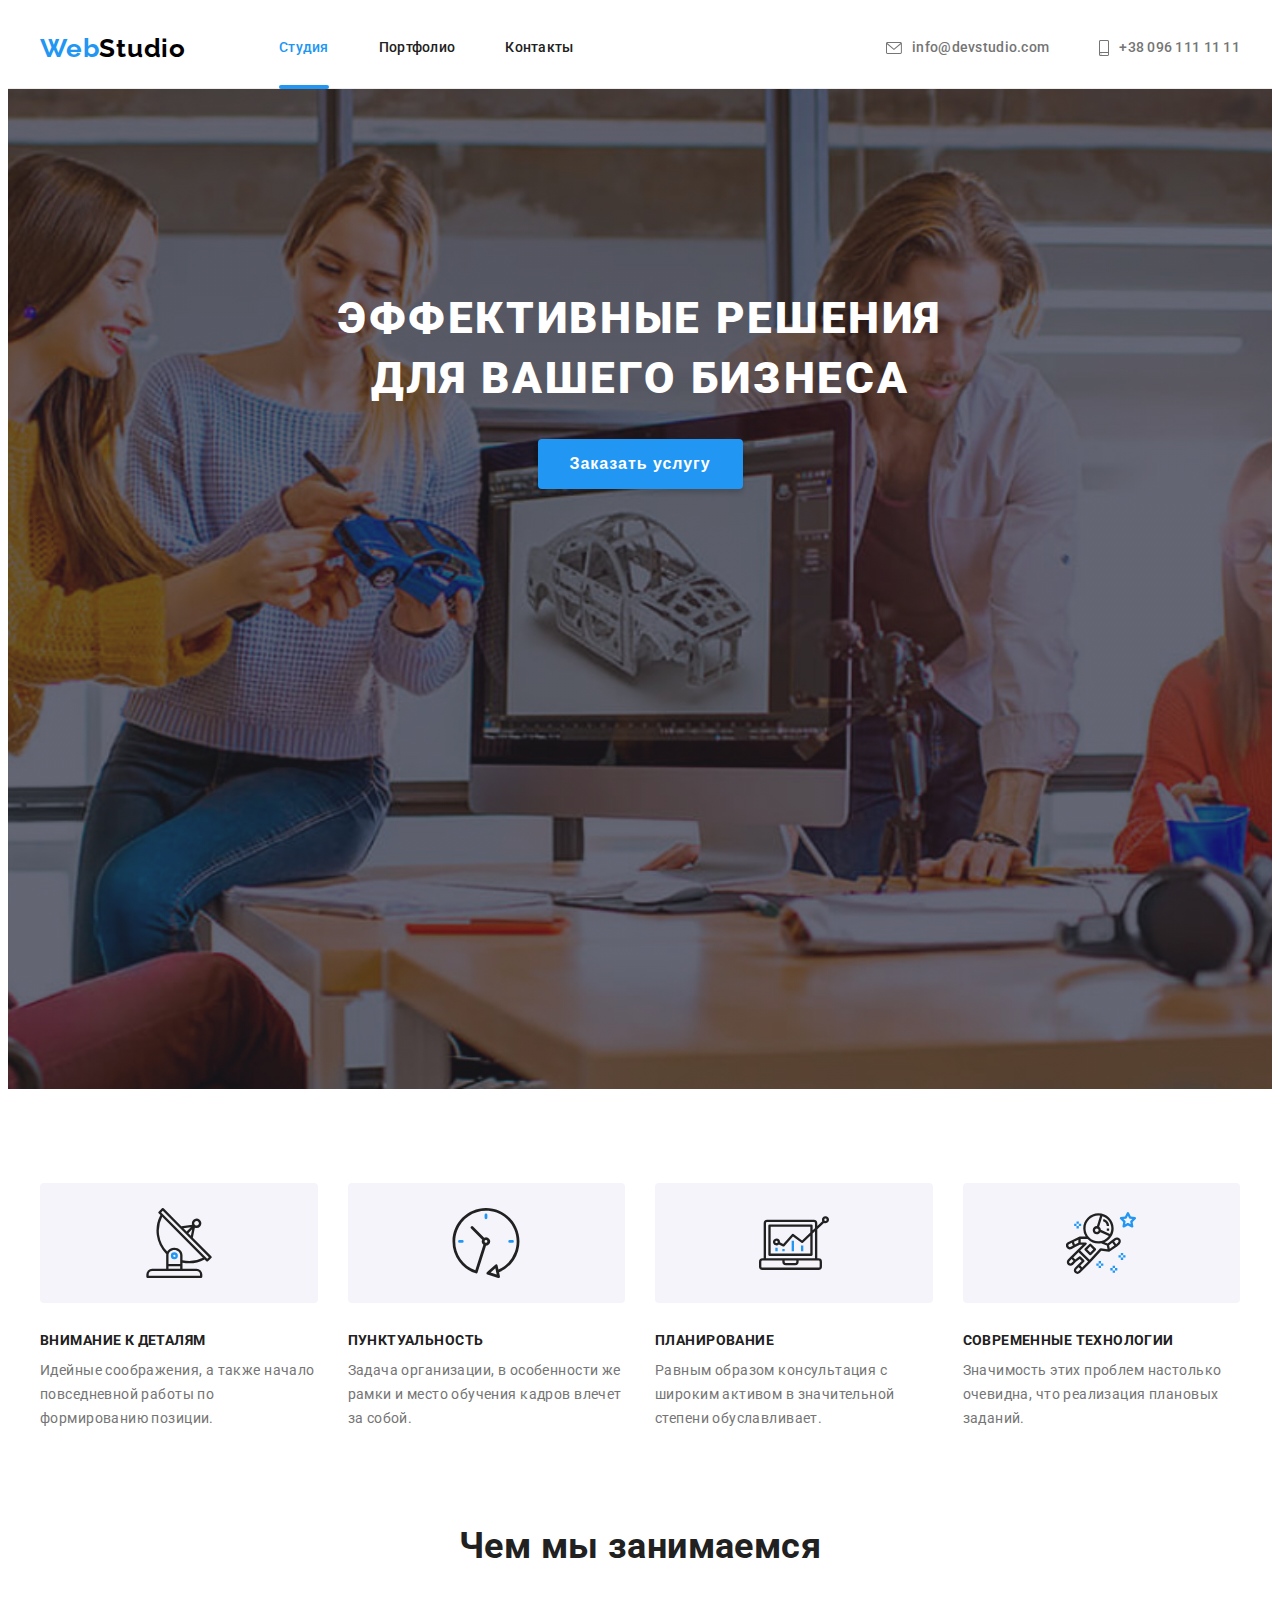
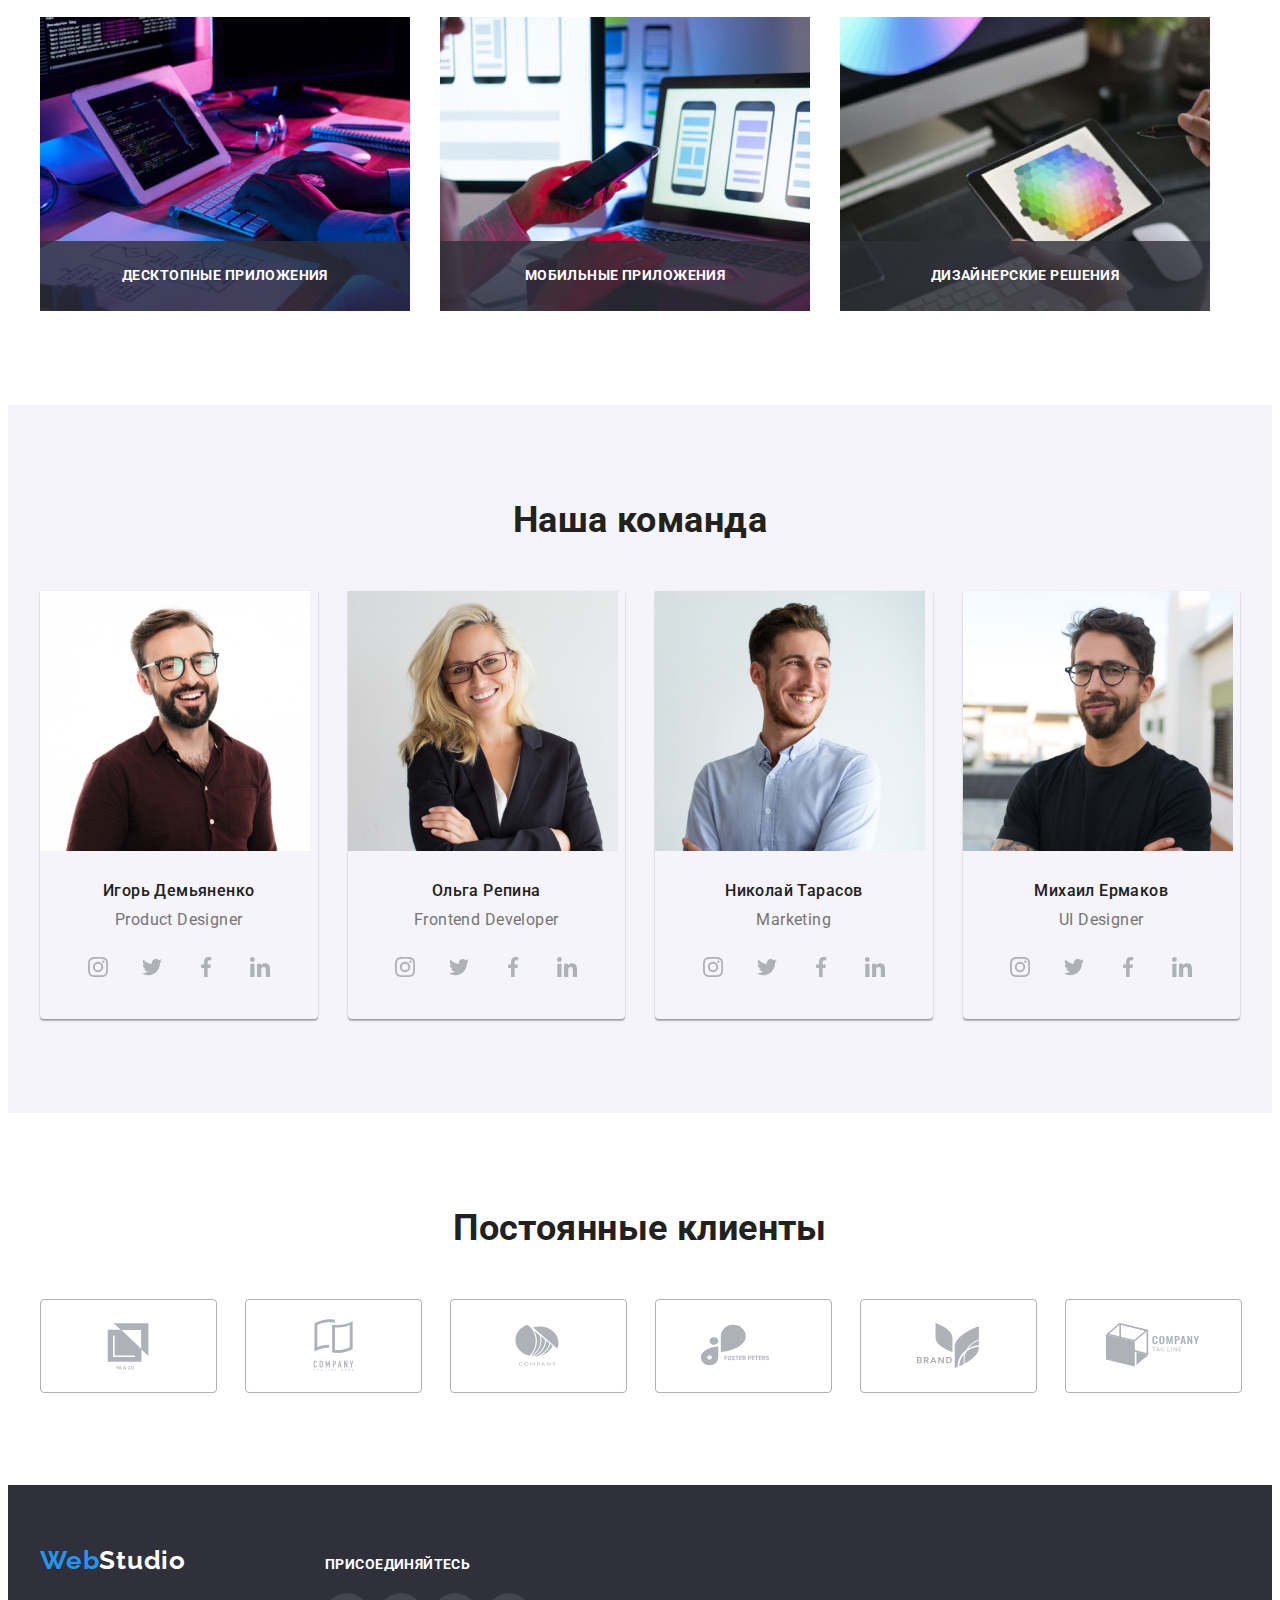
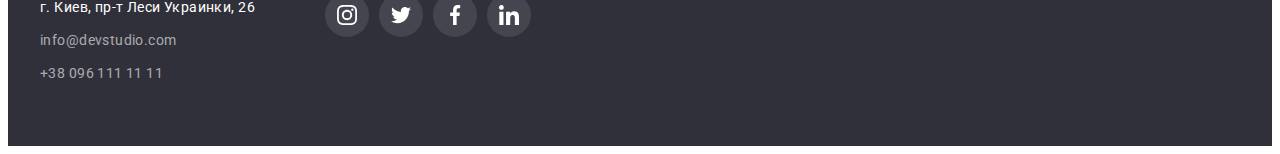
<file: index.html>
<!DOCTYPE html>
<html lang="ru">
  <head>
    <meta charset="UTF-8" />
    <meta http-equiv="X-UA-Compatible" content="IE=edge" />
    <meta name="viewport" content="width=device-width, initial-scale=1.0" />
    <title>WebStudio</title>

    <!--Project fonts-->
    <link rel="preconnect" href="https://fonts.googleapis.com" />
    <link rel="preconnect" href="https://fonts.gstatic.com" crossorigin />
    <link
      href="https://fonts.googleapis.com/css2?family=Raleway:wght@700&family=Roboto:wght@400;500;700;900&display=swap"
      rel="stylesheet"
    />

    <!--Modern normalize-->
    <link
      rel="stylesheet"
      href="https://cdnjs.cloudflare.com/ajax/libs/modern-normalize/1.1.0/modern-normalize.min.css"
      integrity="sha512-wpPYUAdjBVSE4KJnH1VR1HeZfpl1ub8YT/NKx4PuQ5NmX2tKuGu6U/JRp5y+Y8XG2tV+wKQpNHVUX03MfMFn9Q=="
      crossorigin="anonymous"
      referrerpolicy="no-referrer"
    />

    <!--Custom styles-->
    <link rel="stylesheet" href="./css/styles.css" />
  </head>
  <body>
    <!--Верхняя линия-->
    <header class="header">
      <div class="container">
        <nav class="nav">
          <a class="logo" href="./index.html" lang="en"
            >Web<span class="logo-black-part">Studio</span></a
          >
          <ul class="list">
            <li class="item"><a class="link link-active" href="">Студия</a></li>
            <li class="item"><a class="link" href="./portfolio.html">Портфолио</a></li>
            <li class="item"><a class="link" href="">Контакты</a></li>
          </ul>
        </nav>
        <ul class="contacts list header-contacts">
          <li class="item">
            <a class="link" href="mailto:info@devstudio.com">
              <svg class="icon" width="16" height="12">
                <use href="./images/icons/icons.svg#icon-envelope"></use>
              </svg>
              info@devstudio.com
            </a>
          </li>
          <li class="item">
            <a class="link" href="tel:+380961111111">
              <svg class="icon" width="10" height="16">
                <use href="./images/icons/icons.svg#icon-smartphone"></use>
              </svg>
              +38 096 111 11 11
            </a>
          </li>
        </ul>
      </div>
    </header>

    <main>
      <!--Герой-->
      <section class="hero">
        <div class="container">
          <h1 class="hero-title">Эффективные решения для вашего бизнеса</h1>
          <button class="hero-btn" type="button" data-modal-open>Заказать услугу</button>
          <div class="backdrop is-hidden" data-modal>
            <div class="modal">
              <button class="modal-btn-close" type="button" data-modal-close>
                <svg class="modal-icon-close" width="18" height="18">
                  <use href="./images/icons/icons.svg#icon-close-black"></use>
                </svg>
              </button>
            </div>
          </div>
        </div>
      </section>

      <!--Особенности-->
      <section class="features section">
        <div class="container">
          <h2 class="hidden">Особенности</h2>
          <ul class="list">
            <li class="item">
              <div class="icon-thumb">
                <svg class="icon" width="70" height="70">
                  <use href="./images/icons/icons.svg#icon-antenna"></use>
                </svg>
              </div>
              <h3 class="subtitle">Внимание к деталям</h3>
              <p class="text">
                Идейные соображения, а также начало повседневной работы по формированию позиции.
              </p>
            </li>

            <li class="item">
              <div class="icon-thumb">
                <svg class="icon" width="70" height="70">
                  <use href="./images/icons/icons.svg#icon-clock"></use>
                </svg>
              </div>
              <h3 class="subtitle">Пунктуальность</h3>
              <p class="text">
                Задача организации, в особенности же рамки и место обучения кадров влечет за собой.
              </p>
            </li>

            <li class="item">
              <div class="icon-thumb">
                <svg class="icon" width="70" height="70">
                  <use href="./images/icons/icons.svg#icon-diagram"></use>
                </svg>
              </div>
              <h3 class="subtitle">Планирование</h3>
              <p class="text">
                Равным образом консультация с широким активом в значительной степени обуславливает.
              </p>
            </li>

            <li class="item">
              <div class="icon-thumb">
                <svg class="icon" width="70" height="70">
                  <use href="./images/icons/icons.svg#icon-astronaut"></use>
                </svg>
              </div>
              <h3 class="subtitle">Современные технологии</h3>
              <p class="text">
                Значимость этих проблем настолько очевидна, что реализация плановых заданий.
              </p>
            </li>
          </ul>
        </div>
      </section>

      <!--Чем мы занимаемся-->
      <section class="work section">
        <div class="container">
          <h2 class="section-title">Чем мы занимаемся</h2>
          <ul class="list">
            <li class="item">
              <img
                src="./images/what_we_do/box1.jpg"
                alt="Десктопные приложения"
                width="370"
                height="294"
              />
              <p class="work-item-descr">Десктопные приложения</p>
            </li>
            <li class="item">
              <img
                src="./images/what_we_do/box2.jpg"
                alt="Мобильные приложения"
                width="370"
                height="294"
              />
              <p class="work-item-descr">Мобильные приложения</p>
            </li>
            <li class="item">
              <img
                src="./images/what_we_do/box3.jpg"
                alt="Дизайнерские решения"
                width="370"
                height="294"
              />
              <p class="work-item-descr">Дизайнерские решения</p>
            </li>
          </ul>
        </div>
      </section>

      <!--Наша команда-->
      <section class="team section">
        <div class="container">
          <h2 class="section-title">Наша команда</h2>
          <ul class="list">
            <li class="item">
              <img
                src="./images/team/img1.jpg"
                alt="Фото Игоря Демьяненко"
                width="270"
                height="260"
              />
              <div class="member-description">
                <h3 class="member">Игорь Демьяненко</h3>
                <p class="member-position" lang="en">Product Designer</p>
                <ul class="member-socials-list">
                  <li class="member-socials-item">
                    <a class="member-socials-link" aria-label="Istagramm" href="">
                      <svg class="member-socials-icon" width="20" height="20">
                        <use href="./images/icons/icons.svg#icon-instagram"></use>
                      </svg>
                    </a>
                  </li>
                  <li class="member-socials-item">
                    <a class="member-socials-link" aria-label="Twitter" href="">
                      <svg class="member-socials-icon" width="20" height="20">
                        <use href="./images/icons/icons.svg#icon-twitter"></use>
                      </svg>
                    </a>
                  </li>
                  <li class="member-socials-item">
                    <a class="member-socials-link" aria-label="Facebook" href="">
                      <svg class="member-socials-icon" width="20" height="20">
                        <use href="./images/icons/icons.svg#icon-facebook"></use>
                      </svg>
                    </a>
                  </li>
                  <li class="member-socials-item">
                    <a class="member-socials-link" aria-label="LinkedIn" href="">
                      <svg class="member-socials-icon" width="20" height="20">
                        <use href="./images/icons/icons.svg#icon-linkedin"></use>
                      </svg>
                    </a>
                  </li>
                </ul>
              </div>
            </li>
            <li class="item">
              <img src="./images/team/img2.jpg" alt="Фото Ольги Репиной" width="270" height="260" />
              <div class="member-description">
                <h3 class="member">Ольга Репина</h3>
                <p class="member-position" lang="en">Frontend Developer</p>
                <ul class="member-socials-list">
                  <li class="member-socials-item">
                    <a class="member-socials-link" aria-label="Istagramm" href="">
                      <svg class="member-socials-icon" width="20" height="20">
                        <use href="./images/icons/icons.svg#icon-instagram"></use>
                      </svg>
                    </a>
                  </li>
                  <li class="member-socials-item">
                    <a class="member-socials-link" aria-label="Twitter" href="">
                      <svg class="member-socials-icon" width="20" height="20">
                        <use href="./images/icons/icons.svg#icon-twitter"></use>
                      </svg>
                    </a>
                  </li>
                  <li class="member-socials-item">
                    <a class="member-socials-link" aria-label="Facebook" href="">
                      <svg class="member-socials-icon" width="20" height="20">
                        <use href="./images/icons/icons.svg#icon-facebook"></use>
                      </svg>
                    </a>
                  </li>
                  <li class="member-socials-item">
                    <a class="member-socials-link" aria-label="LinkedIn" href="">
                      <svg class="member-socials-icon" width="20" height="20">
                        <use href="./images/icons/icons.svg#icon-linkedin"></use>
                      </svg>
                    </a>
                  </li>
                </ul>
              </div>
            </li>
            <li class="item">
              <img
                src="./images/team/img3.jpg"
                alt="Фото Николая Тарасова"
                width="270"
                height="260"
              />
              <div class="member-description">
                <h3 class="member">Николай Тарасов</h3>
                <p class="member-position" lang="en">Marketing</p>
                <ul class="member-socials-list">
                  <li class="member-socials-item">
                    <a class="member-socials-link" aria-label="Istagramm" href="">
                      <svg class="member-socials-icon" width="20" height="20">
                        <use href="./images/icons/icons.svg#icon-instagram"></use>
                      </svg>
                    </a>
                  </li>
                  <li class="member-socials-item">
                    <a class="member-socials-link" aria-label="Twitter" href="">
                      <svg class="member-socials-icon" width="20" height="20">
                        <use href="./images/icons/icons.svg#icon-twitter"></use>
                      </svg>
                    </a>
                  </li>
                  <li class="member-socials-item">
                    <a class="member-socials-link" aria-label="Facebook" href="">
                      <svg class="member-socials-icon" width="20" height="20">
                        <use href="./images/icons/icons.svg#icon-facebook"></use>
                      </svg>
                    </a>
                  </li>
                  <li class="member-socials-item">
                    <a class="member-socials-link" aria-label="LinkedIn" href="">
                      <svg class="member-socials-icon" width="20" height="20">
                        <use href="./images/icons/icons.svg#icon-linkedin"></use>
                      </svg>
                    </a>
                  </li>
                </ul>
              </div>
            </li>
            <li class="item">
              <img
                src="./images/team/img4.jpg"
                alt="Фото Михаила Ермакова"
                width="270"
                height="260"
              />
              <div class="member-description">
                <h3 class="member">Михаил Ермаков</h3>
                <p class="member-position" lang="en">UI Designer</p>
                <ul class="member-socials-list">
                  <li class="member-socials-item">
                    <a class="member-socials-link" aria-label="Istagramm" href="">
                      <svg class="member-socials-icon" width="20" height="20">
                        <use href="./images/icons/icons.svg#icon-instagram"></use>
                      </svg>
                    </a>
                  </li>
                  <li class="member-socials-item">
                    <a class="member-socials-link" aria-label="Twitter" href="">
                      <svg class="member-socials-icon" width="20" height="20">
                        <use href="./images/icons/icons.svg#icon-twitter"></use>
                      </svg>
                    </a>
                  </li>
                  <li class="member-socials-item">
                    <a class="member-socials-link" aria-label="Facebook" href="">
                      <svg class="member-socials-icon" width="20" height="20">
                        <use href="./images/icons/icons.svg#icon-facebook"></use>
                      </svg>
                    </a>
                  </li>
                  <li class="member-socials-item">
                    <a class="member-socials-link" aria-label="LinkedIn" href="">
                      <svg class="member-socials-icon" width="20" height="20">
                        <use href="./images/icons/icons.svg#icon-linkedin"></use>
                      </svg>
                    </a>
                  </li>
                </ul>
              </div>
            </li>
          </ul>
        </div>
      </section>

      <!--Постоянные клиенты-->
      <section class="clients section">
        <div class="container">
          <h2 class="section-title">Постоянные клиенты</h2>
          <ul class="list">
            <li class="item">
              <a class="clients-link" href="">
                <svg class="icon" width="106" height="60">
                  <use href="./images/icons/icons.svg#icon-logo-1"></use>
                </svg>
              </a>
            </li>
            <li class="item">
              <a class="clients-link" href="">
                <svg class="icon" width="106" height="60">
                  <use href="./images/icons/icons.svg#icon-logo-2"></use>
                </svg>
              </a>
            </li>
            <li class="item">
              <a class="clients-link" href="">
                <svg class="icon" width="106" height="60">
                  <use href="./images/icons/icons.svg#icon-logo-3"></use>
                </svg>
              </a>
            </li>
            <li class="item">
              <a class="clients-link" href="">
                <svg class="icon" width="106" height="60">
                  <use href="./images/icons/icons.svg#icon-logo-4"></use>
                </svg>
              </a>
            </li>
            <li class="item">
              <a class="clients-link" href="">
                <svg class="icon" width="106" height="60">
                  <use href="./images/icons/icons.svg#icon-logo-5"></use>
                </svg>
              </a>
            </li>
            <li class="item">
              <a class="clients-link" href="">
                <svg class="icon" width="106" height="60">
                  <use href="./images/icons/icons.svg#icon-logo-6"></use>
                </svg>
              </a>
            </li>
          </ul>
        </div>
      </section>
    </main>

    <!--Подвал-->
    <footer class="footer">
      <div class="container footer-position">
        <div class="position-address">
          <a class="link logo" href="./index.html" lang="en"
            >Web<span class="logo-white-part">Studio</span></a
          >
          <address class="footer-address">
            <p class="address-txt">г. Киев, пр-т Леси Украинки, 26</p>
            <ul class="contacts list">
              <li class="item">
                <a class="link" href="mailto:info@devstudio.com">info@devstudio.com</a>
              </li>
              <li class="item"><a class="link" href="tel:+380961111111">+38 096 111 11 11</a></li>
            </ul>
          </address>
        </div>
        <div class="position-socials">
          <p class="join">присоединяйтесь</p>
          <ul class="footer-socials-list">
            <li class="footer-socials-item">
              <a class="footer-socials-link" aria-label="Istagramm" href="">
                <svg class="footer-socials-icon" width="20" height="20">
                  <use href="./images/icons/icons.svg#icon-instagram"></use>
                </svg>
              </a>
            </li>
            <li class="footer-socials-item">
              <a class="footer-socials-link" aria-label="Twitter" href="">
                <svg class="footer-socials-icon" width="20" height="20">
                  <use href="./images/icons/icons.svg#icon-twitter"></use>
                </svg>
              </a>
            </li>
            <li class="footer-socials-item">
              <a class="footer-socials-link" aria-label="Facebook" href="">
                <svg class="footer-socials-icon" width="20" height="20">
                  <use href="./images/icons/icons.svg#icon-facebook"></use>
                </svg>
              </a>
            </li>
            <li class="footer-socials-item">
              <a class="footer-socials-link" aria-label="LinkedIn" href="">
                <svg class="footer-socials-icon" width="20" height="20">
                  <use href="./images/icons/icons.svg#icon-linkedin"></use>
                </svg>
              </a>
            </li>
          </ul>
        </div>
      </div>
    </footer>
    <script src="./js/modal.js"></script>
  </body>
</html>
</file>
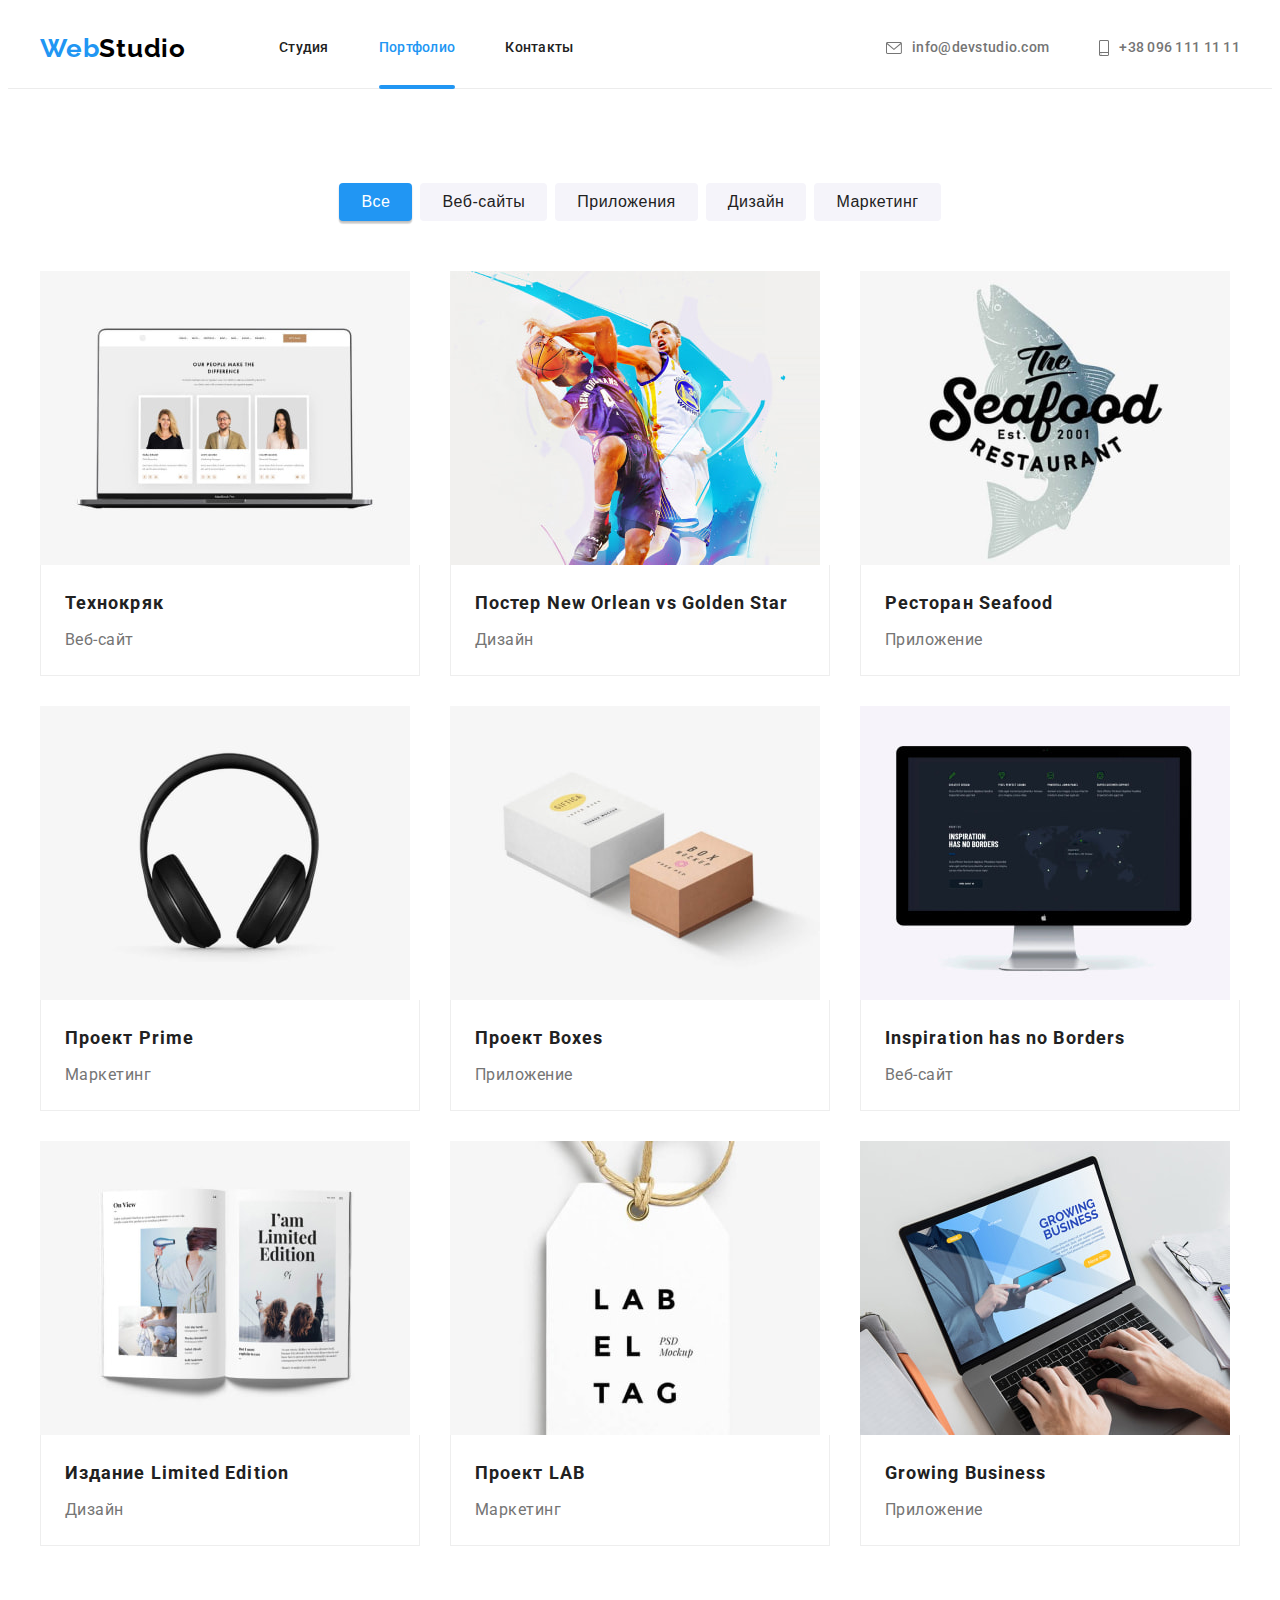
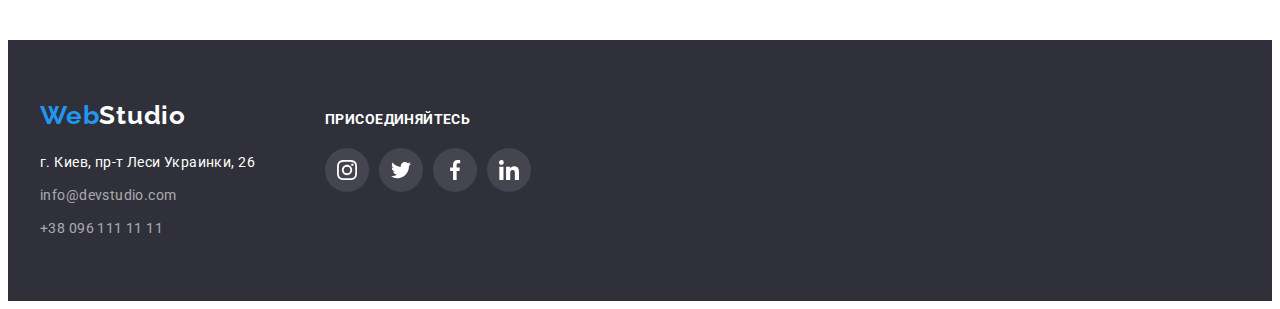
<file: portfolio.html>
<!DOCTYPE html>
<html lang="ru">
  <head>
    <meta charset="UTF-8" />
    <meta http-equiv="X-UA-Compatible" content="IE=edge" />
    <meta name="viewport" content="width=device-width, initial-scale=1.0" />
    <title>Portfolio</title>

    <!--Project fonts-->
    <link rel="preconnect" href="https://fonts.googleapis.com" />
    <link rel="preconnect" href="https://fonts.gstatic.com" crossorigin />
    <link
      href="https://fonts.googleapis.com/css2?family=Raleway:wght@700&family=Roboto:wght@400;500;700;900&display=swap"
      rel="stylesheet"
    />

    <!--Modern normalize-->
    <link
      rel="stylesheet"
      href="https://cdnjs.cloudflare.com/ajax/libs/modern-normalize/1.1.0/modern-normalize.min.css"
      integrity="sha512-wpPYUAdjBVSE4KJnH1VR1HeZfpl1ub8YT/NKx4PuQ5NmX2tKuGu6U/JRp5y+Y8XG2tV+wKQpNHVUX03MfMFn9Q=="
      crossorigin="anonymous"
      referrerpolicy="no-referrer"
    />

    <!--Custom styles-->
    <link rel="stylesheet" href="./css/styles.css" />
  </head>
  <body>
    <!--Верхняя линия-->
    <header class="header">
      <div class="container">
        <nav class="nav">
          <a class="logo" href="./index.html" lang="en"
            >Web<span class="logo-black-part">Studio</span></a
          >
          <ul class="list">
            <li class="item"><a class="link" href="./index.html">Студия</a></li>
            <li class="item"><a class="link link-active" href="./portfolio.html">Портфолио</a></li>
            <li class="item"><a class="link" href="">Контакты</a></li>
          </ul>
        </nav>
        <ul class="contacts list header-contacts">
          <li class="item">
            <a class="link" href="mailto:info@devstudio.com">
              <svg class="icon" width="16" height="12">
                <use href="./images/icons/icons.svg#icon-envelope"></use>
              </svg>
              info@devstudio.com
            </a>
          </li>
          <li class="item">
            <a class="link" href="tel:+380961111111">
              <svg class="icon" width="10" height="16">
                <use href="./images/icons/icons.svg#icon-smartphone"></use>
              </svg>
              +38 096 111 11 11
            </a>
          </li>
        </ul>
      </div>
    </header>

    <main>
      <section class="portfolio section">
        <div class="container">
          <h1 class="hidden">Портфолио</h1>
          <!--Фильтры портфолио-->
          <ul class="list button-list">
            <li class="item">
              <button class="portfolio-btn btn-active" type="button">Все</button>
            </li>
            <li class="item"><button class="portfolio-btn" type="button">Веб-сайты</button></li>
            <li class="item"><button class="portfolio-btn" type="button">Приложения</button></li>
            <li class="item"><button class="portfolio-btn" type="button">Дизайн</button></li>
            <li class="item"><button class="portfolio-btn" type="button">Маркетинг</button></li>
          </ul>

          <!--Список проектов-->
          <ul class="list project-list">
            <li class="item">
              <a class="project-card" href="">
                <div class="overlay-container">
                  <img
                    src="./images/portfolio/project-tech.jpg"
                    alt="Проект Технокряк"
                    width="370"
                    height="294"
                  />
                  <p class="overlay">
                    Ресурс предлагает комплексные предложения с разным уровнем функционала и
                    сервисов. Все это позволит посетителю получить исчерпывающие сведения о компании
                    или частном лице.
                  </p>
                </div>
                <div class="project-description">
                  <h2 class="project-title">Технокряк</h2>
                  <p class="project-filter-part">Веб-сайт</p>
                </div>
              </a>
            </li>
            <li class="item">
              <a class="project-card" href="">
                <div class="overlay-container">
                  <img
                    src="./images/portfolio/project-new-orlean.jpg"
                    alt="Провект постер New Orlean vs Golden Star"
                    width="370"
                    height="294"
                  />
                  <p class="overlay">
                    Ресурс предлагает комплексные предложения с разным уровнем функционала и
                    сервисов. Все это позволит посетителю получить исчерпывающие сведения о компании
                    или частном лице.
                  </p>
                </div>
                <div class="project-description">
                  <h2 class="project-title">
                    Постер <span lang="en">New Orlean vs Golden Star</span>
                  </h2>
                  <p class="project-filter-part">Дизайн</p>
                </div>
              </a>
            </li>
            <li class="item">
              <a class="project-card" href="">
                <div class="overlay-container">
                  <img
                    src="./images/portfolio/project-seafood.jpg"
                    alt="Проект ресторан Seafood"
                    width="370"
                    height="294"
                  />
                  <p class="overlay">
                    Ресурс предлагает комплексные предложения с разным уровнем функционала и
                    сервисов. Все это позволит посетителю получить исчерпывающие сведения о компании
                    или частном лице.
                  </p>
                </div>
                <div class="project-description">
                  <h2 class="project-title">Ресторан <span lang="en">Seafood</span></h2>
                  <p class="project-filter-part">Приложение</p>
                </div>
              </a>
            </li>
            <li class="item">
              <a class="project-card" href="">
                <div class="overlay-container">
                  <img
                    src="./images/portfolio/project-prime.jpg"
                    alt="Проект Prime"
                    width="370"
                    height="294"
                  />
                  <p class="overlay">
                    Ресурс предлагает комплексные предложения с разным уровнем функционала и
                    сервисов. Все это позволит посетителю получить исчерпывающие сведения о компании
                    или частном лице.
                  </p>
                </div>
                <div class="project-description">
                  <h2 class="project-title">Проект <span lang="en">Prime</span></h2>
                  <p class="project-filter-part">Маркетинг</p>
                </div>
              </a>
            </li>
            <li class="item">
              <a class="project-card" href="">
                <div class="overlay-container">
                  <img
                    src="./images/portfolio/project-boxes.jpg"
                    alt="Проект Boxes"
                    width="370"
                    height="294"
                  />
                  <p class="overlay">
                    Ресурс предлагает комплексные предложения с разным уровнем функционала и
                    сервисов. Все это позволит посетителю получить исчерпывающие сведения о компании
                    или частном лице.
                  </p>
                </div>
                <div class="project-description">
                  <h2 class="project-title">Проект <span lang="en">Boxes</span></h2>
                  <p class="project-filter-part">Приложение</p>
                </div>
              </a>
            </li>
            <li class="item">
              <a class="project-card" href="">
                <div class="overlay-container">
                  <img
                    src="./images/portfolio/project-inspiration.jpg"
                    alt="Проект Inspiration has no Borders"
                    width="370"
                    height="294"
                  />
                  <p class="overlay">
                    Ресурс предлагает комплексные предложения с разным уровнем функционала и
                    сервисов. Все это позволит посетителю получить исчерпывающие сведения о компании
                    или частном лице.
                  </p>
                </div>
                <div class="project-description">
                  <h2 class="project-title" lang="en">Inspiration has no Borders</h2>
                  <p class="project-filter-part">Веб-сайт</p>
                </div>
              </a>
            </li>
            <li class="item">
              <a class="project-card" href="">
                <div class="overlay-container">
                  <img
                    src="./images/portfolio/project-limited-edition.jpg"
                    alt="Проект издание Limited Edition"
                    width="370"
                    height="294"
                  />
                  <p class="overlay">
                    Ресурс предлагает комплексные предложения с разным уровнем функционала и
                    сервисов. Все это позволит посетителю получить исчерпывающие сведения о компании
                    или частном лице.
                  </p>
                </div>
                <div class="project-description">
                  <h2 class="project-title">Издание <span lang="en">Limited Edition</span></h2>
                  <p class="project-filter-part">Дизайн</p>
                </div>
              </a>
            </li>
            <li class="item">
              <a class="project-card" href="">
                <div class="overlay-container">
                  <img
                    src="./images/portfolio/project-lab.jpg"
                    alt="Проект LAB"
                    width="370"
                    height="294"
                  />
                  <p class="overlay">
                    Ресурс предлагает комплексные предложения с разным уровнем функционала и
                    сервисов. Все это позволит посетителю получить исчерпывающие сведения о компании
                    или частном лице.
                  </p>
                </div>
                <div class="project-description">
                  <h2 class="project-title">Проект <span lang="en">LAB</span></h2>
                  <p class="project-filter-part">Маркетинг</p>
                </div>
              </a>
            </li>
            <li class="item">
              <a class="project-card" href="">
                <div class="overlay-container">
                  <img
                    src="./images/portfolio/project-growing.jpg"
                    alt="Проект Growing Business"
                    width="370"
                    height="294"
                  />
                  <p class="overlay">
                    Ресурс предлагает комплексные предложения с разным уровнем функционала и
                    сервисов. Все это позволит посетителю получить исчерпывающие сведения о компании
                    или частном лице.
                  </p>
                </div>
                <div class="project-description">
                  <h2 class="project-title" lang="en">Growing Business</h2>
                  <p class="project-filter-part">Приложение</p>
                </div>
              </a>
            </li>
          </ul>
        </div>
      </section>
    </main>

    <!--Подвал-->
    <footer class="footer">
      <div class="container footer-position">
        <div class="position-address">
          <a class="link logo" href="./index.html" lang="en"
            >Web<span class="logo-white-part">Studio</span></a
          >
          <address class="footer-address">
            <p class="address-txt">г. Киев, пр-т Леси Украинки, 26</p>
            <ul class="contacts list">
              <li class="item">
                <a class="link" href="mailto:info@devstudio.com">info@devstudio.com</a>
              </li>
              <li class="item"><a class="link" href="tel:+380961111111">+38 096 111 11 11</a></li>
            </ul>
          </address>
        </div>
        <div class="position-socials">
          <p class="join">присоединяйтесь</p>
          <ul class="footer-socials-list">
            <li class="footer-socials-item">
              <a class="footer-socials-link" aria-label="Istagramm" href="">
                <svg class="footer-socials-icon" width="20" height="20">
                  <use href="./images/icons/icons.svg#icon-instagram"></use>
                </svg>
              </a>
            </li>
            <li class="footer-socials-item">
              <a class="footer-socials-link" aria-label="Twitter" href="">
                <svg class="footer-socials-icon" width="20" height="20">
                  <use href="./images/icons/icons.svg#icon-twitter"></use>
                </svg>
              </a>
            </li>
            <li class="footer-socials-item">
              <a class="footer-socials-link" aria-label="Facebook" href="">
                <svg class="footer-socials-icon" width="20" height="20">
                  <use href="./images/icons/icons.svg#icon-facebook"></use>
                </svg>
              </a>
            </li>
            <li class="footer-socials-item">
              <a class="footer-socials-link" aria-label="LinkedIn" href="">
                <svg class="footer-socials-icon" width="20" height="20">
                  <use href="./images/icons/icons.svg#icon-linkedin"></use>
                </svg>
              </a>
            </li>
          </ul>
        </div>
      </div>
    </footer>
  </body>
</html>
</file>
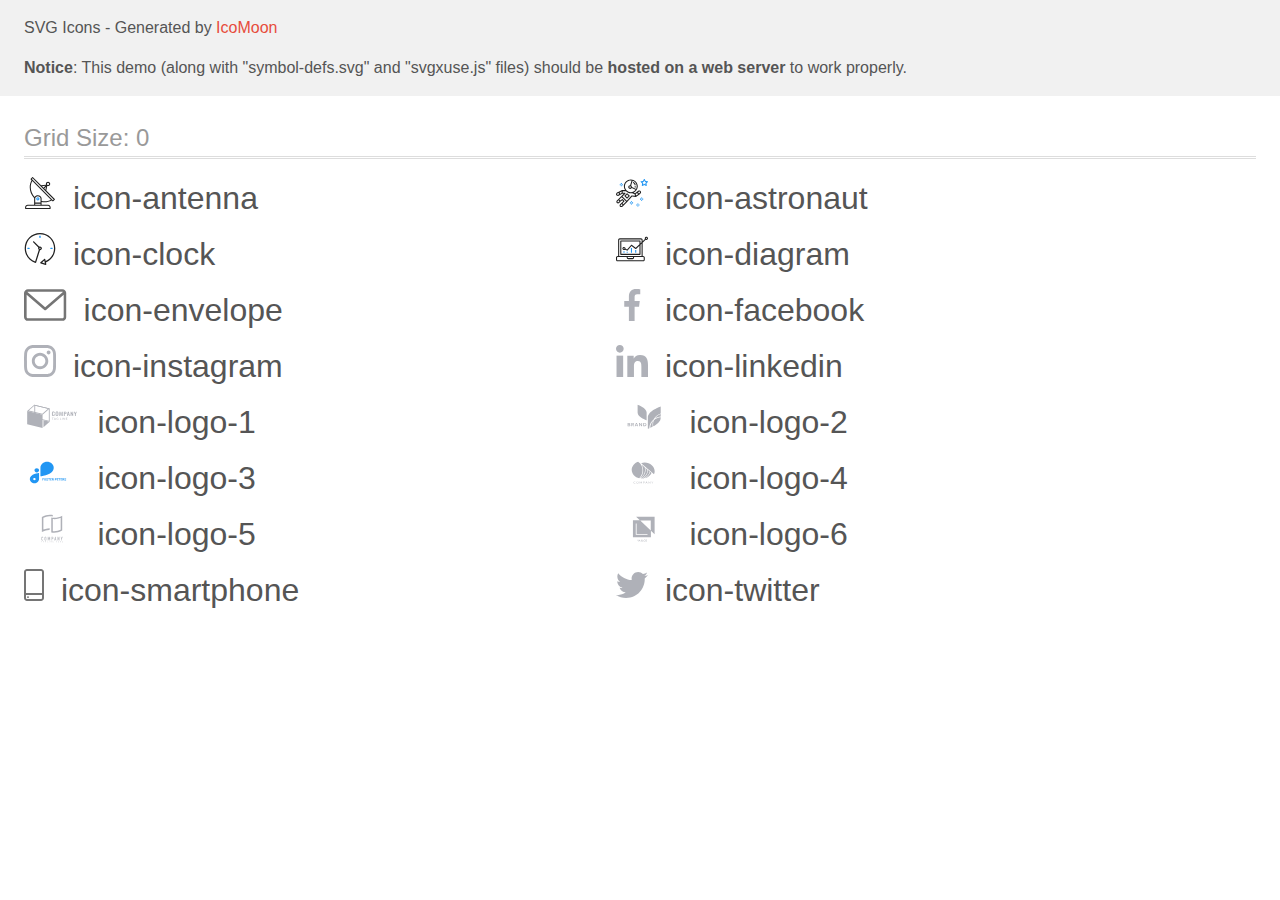
<file: images/icons/icomoom/demo-external-svg.html>
<!doctype html>
<html>
<head>
    <title>IcoMoon - SVG Icons</title>
    <meta charset="utf-8">
    <meta name="viewport" content="width=device-width, initial-scale=1">
    <link rel="stylesheet" href="demo-files/demo.css">
    <link rel="stylesheet" href="style.css">
</head>
<body>
<header class="bgc1 clearfix">
<div class="mhl">
    <p>SVG Icons - Generated by <a href="https://icomoon.io/app">IcoMoon</a></p><p><strong>Notice</strong>: This demo (along with "symbol-defs.svg" and "svgxuse.js" files) should be <b>hosted on a web server</b> to work properly.</p>
</div>
</header>
    <div class="clearfix mhl ptl">
        <h1 class="mvm mtn fgc1">Grid Size: 0</h1>
        <div class="glyph fs1">
            <div class="clearfix pbs">
                <svg class="icon icon-antenna"><use xlink:href="symbol-defs.svg#icon-antenna"></use></svg><span class="name"> icon-antenna</span>
            </div>
        </div>
        <div class="glyph fs1">
            <div class="clearfix pbs">
                <svg class="icon icon-astronaut"><use xlink:href="symbol-defs.svg#icon-astronaut"></use></svg><span class="name"> icon-astronaut</span>
            </div>
        </div>
        <div class="glyph fs1">
            <div class="clearfix pbs">
                <svg class="icon icon-clock"><use xlink:href="symbol-defs.svg#icon-clock"></use></svg><span class="name"> icon-clock</span>
            </div>
        </div>
        <div class="glyph fs1">
            <div class="clearfix pbs">
                <svg class="icon icon-diagram"><use xlink:href="symbol-defs.svg#icon-diagram"></use></svg><span class="name"> icon-diagram</span>
            </div>
        </div>
        <div class="glyph fs1">
            <div class="clearfix pbs">
                <svg class="icon icon-envelope"><use xlink:href="symbol-defs.svg#icon-envelope"></use></svg><span class="name"> icon-envelope</span>
            </div>
        </div>
        <div class="glyph fs1">
            <div class="clearfix pbs">
                <svg class="icon icon-facebook"><use xlink:href="symbol-defs.svg#icon-facebook"></use></svg><span class="name"> icon-facebook</span>
            </div>
        </div>
        <div class="glyph fs1">
            <div class="clearfix pbs">
                <svg class="icon icon-instagram"><use xlink:href="symbol-defs.svg#icon-instagram"></use></svg><span class="name"> icon-instagram</span>
            </div>
        </div>
        <div class="glyph fs1">
            <div class="clearfix pbs">
                <svg class="icon icon-linkedin"><use xlink:href="symbol-defs.svg#icon-linkedin"></use></svg><span class="name"> icon-linkedin</span>
            </div>
        </div>
        <div class="glyph fs1">
            <div class="clearfix pbs">
                <svg class="icon icon-logo-1"><use xlink:href="symbol-defs.svg#icon-logo-1"></use></svg><span class="name"> icon-logo-1</span>
            </div>
        </div>
        <div class="glyph fs1">
            <div class="clearfix pbs">
                <svg class="icon icon-logo-2"><use xlink:href="symbol-defs.svg#icon-logo-2"></use></svg><span class="name"> icon-logo-2</span>
            </div>
        </div>
        <div class="glyph fs1">
            <div class="clearfix pbs">
                <svg class="icon icon-logo-3"><use xlink:href="symbol-defs.svg#icon-logo-3"></use></svg><span class="name"> icon-logo-3</span>
            </div>
        </div>
        <div class="glyph fs1">
            <div class="clearfix pbs">
                <svg class="icon icon-logo-4"><use xlink:href="symbol-defs.svg#icon-logo-4"></use></svg><span class="name"> icon-logo-4</span>
            </div>
        </div>
        <div class="glyph fs1">
            <div class="clearfix pbs">
                <svg class="icon icon-logo-5"><use xlink:href="symbol-defs.svg#icon-logo-5"></use></svg><span class="name"> icon-logo-5</span>
            </div>
        </div>
        <div class="glyph fs1">
            <div class="clearfix pbs">
                <svg class="icon icon-logo-6"><use xlink:href="symbol-defs.svg#icon-logo-6"></use></svg><span class="name"> icon-logo-6</span>
            </div>
        </div>
        <div class="glyph fs1">
            <div class="clearfix pbs">
                <svg class="icon icon-smartphone"><use xlink:href="symbol-defs.svg#icon-smartphone"></use></svg><span class="name"> icon-smartphone</span>
            </div>
        </div>
        <div class="glyph fs1">
            <div class="clearfix pbs">
                <svg class="icon icon-twitter"><use xlink:href="symbol-defs.svg#icon-twitter"></use></svg><span class="name"> icon-twitter</span>
            </div>
        </div>
  </div>
<script defer src="svgxuse.js"></script>
</body>
</html>
</file>
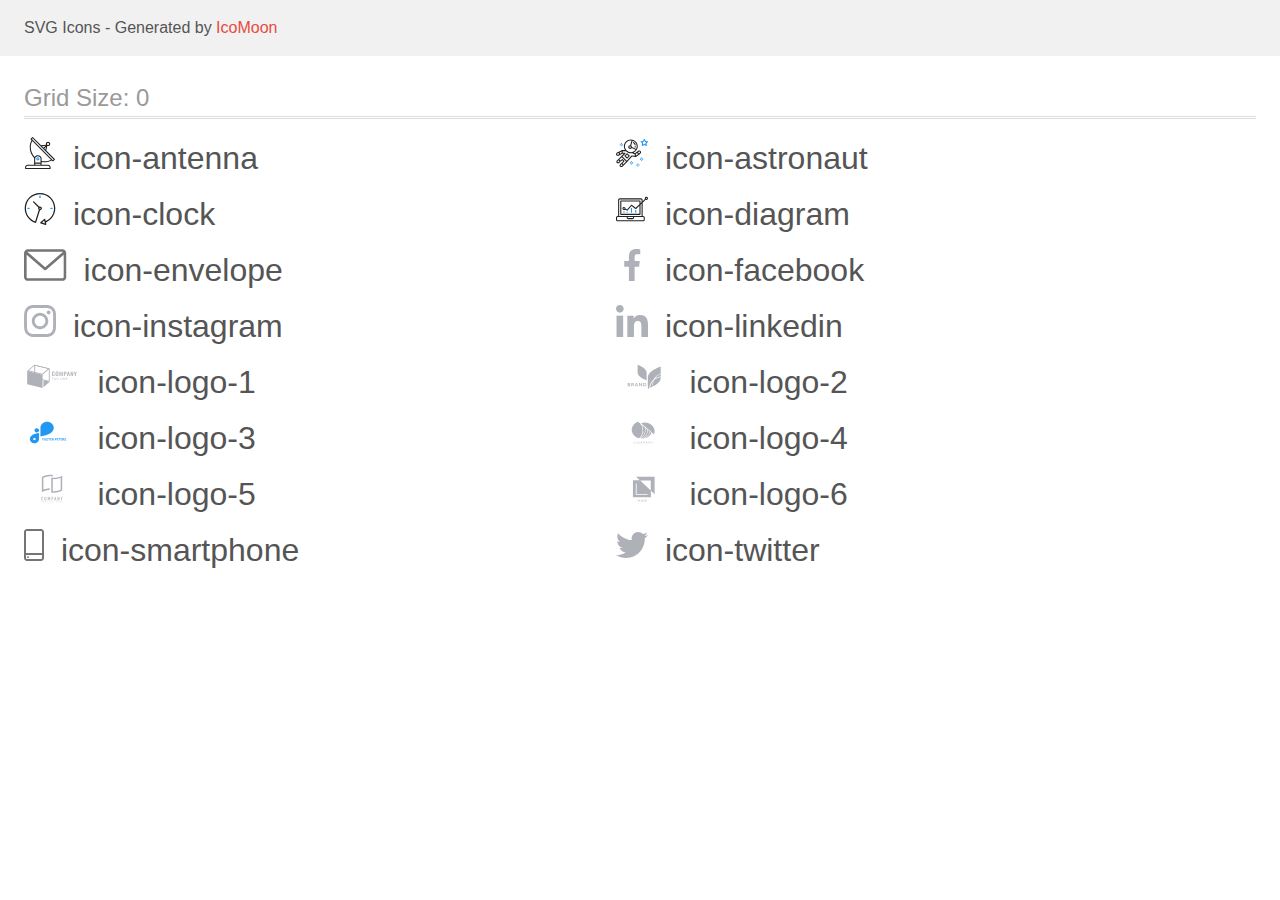
<file: images/icons/icomoom/demo.html>
<!doctype html>
<html>
<head>
    <title>IcoMoon - SVG Icons</title>
    <meta charset="utf-8">
    <meta name="viewport" content="width=device-width, initial-scale=1">
    <link rel="stylesheet" href="demo-files/demo.css">
    <link rel="stylesheet" href="style.css">
</head>
<body>
<svg aria-hidden="true" style="position: absolute; width: 0; height: 0; overflow: hidden;" version="1.1" xmlns="http://www.w3.org/2000/svg" xmlns:xlink="http://www.w3.org/1999/xlink">
<defs>
<symbol id="icon-antenna" viewBox="0 0 32 32">
<path fill="#212121" style="fill: var(--color1, #212121)" d="M30.773 22.098l-8.443-8.505 0.937-4.615c0.242 0.094 0.499 0.144 0.758 0.146h0.006c1.192 0.014 2.17-0.941 2.184-2.133s-0.941-2.17-2.133-2.184c-1.192-0.014-2.17 0.941-2.184 2.133-0.003 0.255 0.039 0.509 0.125 0.749l-4.96 0.605-8.091-8.133c-0.099-0.101-0.235-0.159-0.377-0.16-0.14 0.001-0.274 0.056-0.373 0.155l-1.513 1.504c-0.208 0.208-0.208 0.546 0 0.754l0.814 0.826c-3.153 5.798-2.129 12.978 2.519 17.663 0.043 0.041 0.092 0.074 0.146 0.098-0.034 0.18-0.051 0.364-0.052 0.547v6.187h-6.4c-1.472 0.002-2.665 1.195-2.667 2.667v1.067c0 0.295 0.239 0.533 0.533 0.533h24.533c0.295 0 0.533-0.239 0.533-0.533v-1.067c-0.002-1.472-1.195-2.665-2.667-2.667h-6.4v-2.742c1.003 0.21 2.024 0.317 3.049 0.32 2.458-0.003 4.877-0.615 7.040-1.783l0.818 0.823c0.099 0.101 0.235 0.159 0.377 0.16 0.14-0.001 0.274-0.056 0.373-0.155l1.513-1.504c0.208-0.208 0.208-0.546 0-0.754zM23.28 6.233c0.418-0.415 1.093-0.414 1.508 0.004s0.414 1.093-0.004 1.508c-0.2 0.199-0.47 0.31-0.752 0.31h-0.003c-0.589-0.003-1.064-0.483-1.061-1.072 0.002-0.282 0.115-0.552 0.314-0.751h-0.002zM22.024 9.738l-0.598 2.946-1.175-1.182 1.774-1.763zM21.419 8.836l-1.92 1.909-1.485-1.493 3.405-0.415zM24.004 28.8c0.884 0 1.6 0.716 1.6 1.6v0.533h-23.467v-0.533c0-0.884 0.716-1.6 1.6-1.6h20.267zM16.537 26.667v1.067h-5.333v-1.067h5.333zM11.204 25.6v-4.053c0-1.294 1.196-2.347 2.667-2.347s2.667 1.053 2.667 2.347v4.053h-5.333zM17.604 23.904v-2.357c0-1.882-1.675-3.413-3.733-3.413-1.331-0.020-2.576 0.657-3.281 1.786-4.058-4.274-4.971-10.645-2.279-15.887l18.602 18.708c-2.872 1.461-6.165 1.873-9.309 1.163zM28.893 23.22l-21.057-21.181 0.755-0.752 7.935 7.98c0.004 0 0.006 0.007 0.010 0.010l13.115 13.191-0.757 0.752z"></path>
<path fill="#2196f3" style="fill: var(--color2, #2196f3)" d="M13.876 20.267h-0.005c-0.884-0.001-1.601 0.714-1.602 1.598s0.714 1.601 1.598 1.602h0.005c0.884 0.001 1.601-0.714 1.602-1.598s-0.714-1.601-1.598-1.602zM14.249 22.245c-0.1 0.1-0.236 0.156-0.378 0.155-0.295-0.002-0.532-0.242-0.531-0.536 0.001-0.141 0.057-0.276 0.157-0.375s0.233-0.154 0.373-0.155c0.295 0.002 0.532 0.241 0.53 0.536-0.001 0.141-0.057 0.276-0.157 0.375h0.005z"></path>
</symbol>
<symbol id="icon-astronaut" viewBox="0 0 32 32">
<path fill="#2196f3" style="fill: var(--color2, #2196f3)" d="M31.974 4.524c-0.063-0.193-0.229-0.333-0.43-0.363l-1.91-0.278-0.855-1.731c-0.179-0.365-0.777-0.365-0.956 0l-0.855 1.731-1.91 0.278c-0.201 0.029-0.367 0.17-0.431 0.363-0.062 0.193-0.011 0.405 0.135 0.547l1.383 1.348-0.326 1.903c-0.034 0.2 0.048 0.402 0.212 0.522 0.166 0.121 0.382 0.135 0.562 0.040l1.709-0.899 1.709 0.899c0.078 0.041 0.164 0.061 0.249 0.061 0.11 0 0.221-0.034 0.314-0.102 0.164-0.119 0.246-0.322 0.212-0.522l-0.326-1.903 1.383-1.348c0.145-0.142 0.197-0.354 0.135-0.547zM29.511 5.851c-0.125 0.122-0.183 0.299-0.153 0.472l0.191 1.114-1-0.526c-0.078-0.041-0.163-0.061-0.249-0.061s-0.17 0.020-0.249 0.061l-1.001 0.526 0.191-1.114c0.030-0.173-0.028-0.349-0.153-0.472l-0.81-0.789 1.119-0.163c0.174-0.025 0.324-0.134 0.402-0.292l0.5-1.013 0.5 1.013c0.078 0.157 0.228 0.267 0.402 0.292l1.119 0.163-0.809 0.789z"></path>
<path fill="#2196f3" style="fill: var(--color2, #2196f3)" d="M26.134 20.522h-1.067v1.067h1.067v-1.067z"></path>
<path fill="#2196f3" style="fill: var(--color2, #2196f3)" d="M26.134 22.656h-1.067v1.067h1.067v-1.067z"></path>
<path fill="#2196f3" style="fill: var(--color2, #2196f3)" d="M27.2 21.589h-1.067v1.067h1.067v-1.067z"></path>
<path fill="#2196f3" style="fill: var(--color2, #2196f3)" d="M25.067 21.589h-1.067v1.067h1.067v-1.067z"></path>
<path fill="#2196f3" style="fill: var(--color2, #2196f3)" d="M22.4 26.389h-1.067v1.067h1.067v-1.067z"></path>
<path fill="#2196f3" style="fill: var(--color2, #2196f3)" d="M22.4 28.522h-1.067v1.067h1.067v-1.067z"></path>
<path fill="#2196f3" style="fill: var(--color2, #2196f3)" d="M23.467 27.456h-1.067v1.067h1.067v-1.067z"></path>
<path fill="#2196f3" style="fill: var(--color2, #2196f3)" d="M21.333 27.456h-1.067v1.067h1.067v-1.067z"></path>
<path fill="#2196f3" style="fill: var(--color2, #2196f3)" d="M16 24.256h-1.067v1.067h1.067v-1.067z"></path>
<path fill="#2196f3" style="fill: var(--color2, #2196f3)" d="M16 26.389h-1.067v1.067h1.067v-1.067z"></path>
<path fill="#2196f3" style="fill: var(--color2, #2196f3)" d="M17.067 25.322h-1.067v1.067h1.067v-1.067z"></path>
<path fill="#2196f3" style="fill: var(--color2, #2196f3)" d="M14.933 25.322h-1.067v1.067h1.067v-1.067z"></path>
<path fill="#2196f3" style="fill: var(--color2, #2196f3)" d="M5.867 6.122h-1.067v1.067h1.067v-1.067z"></path>
<path fill="#2196f3" style="fill: var(--color2, #2196f3)" d="M5.867 8.255h-1.067v1.067h1.067v-1.067z"></path>
<path fill="#2196f3" style="fill: var(--color2, #2196f3)" d="M6.933 7.189h-1.067v1.067h1.067v-1.067z"></path>
<path fill="#2196f3" style="fill: var(--color2, #2196f3)" d="M4.8 7.189h-1.067v1.067h1.067v-1.067z"></path>
<path fill="#212121" style="fill: var(--color1, #212121)" d="M24.715 14.159c-0.287-0.388-0.709-0.637-1.188-0.705-0.481-0.068-0.956 0.058-1.34 0.352l-1.252 0.96-1.898 1.417-1.358-0.541c2.421-1.086 4.114-3.508 4.114-6.32 0-3.823-3.123-6.933-6.961-6.933s-6.961 3.11-6.961 6.933c0 1.386 0.414 2.674 1.12 3.758l-2.764-0.024c-0.002 0-0.003 0-0.005 0-0.009 0-0.015 0.004-0.023 0.005-0.053 0.002-0.105 0.013-0.155 0.031-0.013 0.005-0.026 0.008-0.038 0.013-0.006 0.003-0.013 0.003-0.019 0.006l-3.233 1.596c-0.001 0-0.001 0-0.001 0.001l-1.893 0.911c-0.021 0.009-0.042 0.021-0.063 0.035-0.755 0.502-1.012 1.489-0.598 2.295 0.22 0.429 0.595 0.745 1.056 0.889 0.178 0.055 0.359 0.083 0.539 0.083 0.29 0 0.577-0.071 0.839-0.211l1.388-0.738 2.264-1.169 1.357-0.008-5.442 5.416c-0.001 0.001-0.001 0.001-0.002 0.001l-1.339 1.333c-0.316 0.315-0.49 0.732-0.49 1.178s0.174 0.863 0.49 1.179c0.325 0.323 0.752 0.485 1.179 0.485s0.854-0.162 1.18-0.485l1.314-1.309 1.741-1.3 0.901 0.897-1.762 1.754c-0 0.001-0.001 0.001-0.002 0.001l-1.339 1.333c-0.316 0.315-0.49 0.732-0.49 1.178s0.174 0.863 0.49 1.179c0.325 0.323 0.753 0.485 1.18 0.485s0.855-0.162 1.18-0.485l3.482-3.467c0.001-0.001 0.001-0.001 0.001-0.002l1.010-1-0.004-0.004c0.006-0.006 0.015-0.009 0.022-0.015l5.166-5.658 3.471 0.494c0.025 0.004 0.050 0.005 0.075 0.005 0.065 0 0.127-0.015 0.187-0.038 0.018-0.006 0.033-0.015 0.050-0.023 0.019-0.010 0.039-0.015 0.058-0.027l3.213-2.133c0.012-0.008 0.018-0.021 0.029-0.029 0.013-0.010 0.029-0.014 0.041-0.026l1.271-1.191c0.662-0.62 0.753-1.635 0.212-2.362zM2.13 17.77c-0.173 0.093-0.37 0.111-0.558 0.052-0.187-0.058-0.338-0.186-0.427-0.358-0.161-0.314-0.068-0.695 0.214-0.902l1.314-0.632 0.449 1.312-0.992 0.528zM5.628 15.942l-1.548 0.8-0.439-1.283 2.027-1.001-0.040 1.484zM20.727 9.322c0 0.918-0.219 1.785-0.599 2.559l-4.181-1.899c-0.044-0.573-0.341-1.075-0.788-1.388l1.464-4.86c2.378 0.756 4.105 2.974 4.105 5.588zM8.938 9.322c0-3.235 2.644-5.867 5.894-5.867 0.253 0 0.5 0.021 0.745 0.052l-1.432 4.754c-0.019-0.001-0.037-0.006-0.057-0.006-1.033 0-1.873 0.837-1.873 1.867s0.84 1.867 1.873 1.867c0.694 0 1.294-0.383 1.618-0.945l3.862 1.755c-1.075 1.446-2.795 2.39-4.737 2.39-3.25 0-5.894-2.632-5.894-5.867zM14.894 10.122c0 0.441-0.362 0.8-0.806 0.8s-0.806-0.359-0.806-0.8c0-0.441 0.362-0.8 0.806-0.8s0.806 0.359 0.806 0.8zM2.465 25.146c-0.236 0.234-0.619 0.234-0.854 0.001-0.114-0.114-0.176-0.263-0.176-0.423s0.062-0.309 0.176-0.421l0.962-0.958 0.851 0.848-0.959 0.955zM5.679 28.88c-0.236 0.234-0.619 0.235-0.855 0.001-0.114-0.114-0.176-0.263-0.176-0.423s0.062-0.309 0.176-0.421l0.963-0.959 0.852 0.848-0.96 0.955zM9.16 25.411c-0.001 0-0.001 0-0.002 0.001l-1.765 1.76-0.852-0.848 1.763-1.755c0 0 0 0 0-0s0.001-0.001 0.002-0.001c0.040-0.040 0.065-0.088 0.090-0.135 0.007-0.014 0.020-0.026 0.026-0.040 0.017-0.041 0.019-0.085 0.026-0.129 0.003-0.025 0.014-0.047 0.014-0.073 0-0.036-0.013-0.070-0.020-0.106-0.006-0.032-0.006-0.065-0.019-0.095-0.020-0.050-0.055-0.094-0.091-0.138-0.010-0.012-0.014-0.027-0.025-0.038 0 0 0 0-0.001 0s-0.001-0.002-0.001-0.002l-1.607-1.6c-0.017-0.017-0.039-0.024-0.058-0.038-0.028-0.022-0.055-0.042-0.087-0.058-0.030-0.015-0.061-0.024-0.093-0.033-0.034-0.010-0.067-0.017-0.103-0.020-0.033-0.002-0.063 0.001-0.095 0.005-0.036 0.004-0.069 0.009-0.104 0.020-0.034 0.011-0.063 0.027-0.094 0.045-0.020 0.011-0.042 0.015-0.061 0.029l-1.773 1.324-0.901-0.897 2.399-2.386 4.361 4.289-0.928 0.919zM15.979 18.394c-0.015-0.002-0.030 0.004-0.045 0.003-0.039-0.002-0.076 0.001-0.115 0.007-0.030 0.005-0.059 0.011-0.088 0.021-0.034 0.012-0.065 0.028-0.097 0.047-0.030 0.018-0.057 0.037-0.083 0.061-0.013 0.011-0.028 0.017-0.040 0.029l-4.698 5.146-4.328-4.257 2.833-2.818c0.209-0.208 0.21-0.546 0.002-0.755-0.105-0.105-0.243-0.157-0.381-0.156v-0.001l-2.219 0.013 0.028-1.607 3.104 0.027c1.265 1.294 3.029 2.101 4.981 2.101 0.437 0 0.864-0.045 1.279-0.123 0.040 0.032 0.079 0.065 0.13 0.085l2.41 0.96 0.331 1.644-3.003-0.427zM20.020 18.572l-0.313-1.558 1.446-1.080 0.947 1.257-2.080 1.381zM23.774 15.741l-0.838 0.785-0.931-1.236 0.831-0.637c0.155-0.119 0.351-0.168 0.543-0.143 0.193 0.027 0.364 0.128 0.48 0.284 0.217 0.292 0.18 0.699-0.085 0.947z"></path>
<path fill="#212121" style="fill: var(--color1, #212121)" d="M13.602 18.544l-2.143-2.133c-0.207-0.207-0.545-0.207-0.753 0l-2.142 2.133c-0.1 0.101-0.157 0.236-0.157 0.378s0.056 0.278 0.157 0.378l2.142 2.133c0.104 0.103 0.241 0.155 0.377 0.155s0.273-0.052 0.376-0.155l2.143-2.133c0.1-0.1 0.157-0.236 0.157-0.378s-0.057-0.278-0.157-0.378zM11.083 20.303l-1.387-1.381 1.387-1.381 1.387 1.381-1.387 1.381z"></path>
<path fill="#212121" style="fill: var(--color1, #212121)" d="M17.164 5.071l-0.258 1.036c0.071 0.018 1.738 0.452 1.738 2.149h1.067c-0-2.017-1.666-2.965-2.547-3.185z"></path>
<path fill="#212121" style="fill: var(--color1, #212121)" d="M19.711 9.322h-1.067v1.067h1.067v-1.067z"></path>
</symbol>
<symbol id="icon-clock" viewBox="0 0 32 32">
<path fill="#212121" style="fill: var(--color1, #212121)" d="M31.297 15.301c-0.002-8.452-6.855-15.303-15.308-15.301s-15.303 6.855-15.301 15.308c0.001 6.658 4.307 12.551 10.649 14.576 0.061 0.019 0.124 0.029 0.187 0.029 0.121-0 0.239-0.032 0.342-0.094 0.135-0.080 0.236-0.207 0.283-0.356l3.865-12.25c1.057-0.005 1.909-0.866 1.903-1.923s-0.866-1.909-1.923-1.903c-0.284 0.001-0.565 0.067-0.82 0.191l-5.106-5.107c-0.253-0.245-0.657-0.238-0.902 0.016-0.239 0.247-0.239 0.639 0 0.886l5.103 5.109c-0.392 0.799-0.168 1.764 0.536 2.309l-3.683 11.673c-7.278-2.681-11.004-10.754-8.323-18.032s10.754-11.004 18.032-8.323 11.004 10.754 8.323 18.032c-1.31 3.556-4.001 6.431-7.462 7.973l-0.398-1.874c-0.073-0.344-0.411-0.565-0.756-0.492-0.109 0.023-0.209 0.074-0.292 0.148l-3.837 3.426c-0.263 0.234-0.287 0.637-0.052 0.9 0.076 0.085 0.174 0.149 0.283 0.184l4.899 1.563c0.335 0.108 0.694-0.077 0.802-0.412 0.034-0.106 0.040-0.219 0.017-0.328l-0.391-1.839c5.664-2.388 9.342-7.942 9.329-14.089zM15.992 14.664c0.352 0 0.638 0.286 0.638 0.638s-0.286 0.638-0.638 0.638c-0.352 0-0.638-0.285-0.638-0.638s0.285-0.638 0.638-0.638zM18.093 29.528l2.184-1.948 0.603 2.84-2.787-0.892z"></path>
<path fill="#2196f3" style="fill: var(--color2, #2196f3)" d="M15.354 3.185v1.275c0 0.352 0.285 0.638 0.638 0.638s0.638-0.285 0.638-0.638v-1.275c0-0.352-0.286-0.638-0.638-0.638s-0.638 0.286-0.638 0.638z"></path>
<path fill="#2196f3" style="fill: var(--color2, #2196f3)" d="M3.876 14.664c-0.352 0-0.638 0.286-0.638 0.638s0.285 0.638 0.638 0.638h1.275c0.352 0 0.638-0.285 0.638-0.638s-0.285-0.638-0.638-0.638h-1.275z"></path>
<path fill="#2196f3" style="fill: var(--color2, #2196f3)" d="M28.108 15.939c0.352 0 0.638-0.285 0.638-0.638s-0.285-0.638-0.638-0.638h-1.275c-0.352 0-0.638 0.286-0.638 0.638s0.286 0.638 0.638 0.638h1.275z"></path>
</symbol>
<symbol id="icon-diagram" viewBox="0 0 32 32">
<path fill="#2196f3" style="fill: var(--color2, #2196f3)" d="M14.926 14.965h1.066v4.798h-1.066v-4.797z"></path>
<path fill="#2196f3" style="fill: var(--color2, #2196f3)" d="M19.19 17.097h1.066v2.665h-1.066v-2.665z"></path>
<path fill="#2196f3" style="fill: var(--color2, #2196f3)" d="M10.661 18.696h1.066v1.066h-1.066v-1.066z"></path>
<path fill="#2196f3" style="fill: var(--color2, #2196f3)" d="M7.463 18.163h1.066v1.599h-1.066v-1.599z"></path>
<path fill="#212121" style="fill: var(--color1, #212121)" d="M1.599 28.291h25.587c0.883 0 1.599-0.716 1.599-1.599v-2.132c0-0.883-0.716-1.599-1.599-1.599h-0.533v-13.293l3.028-2.868c0.703 0.346 1.553 0.136 2.013-0.499s0.396-1.508-0.152-2.068-1.42-0.644-2.065-0.198c-0.644 0.446-0.873 1.292-0.542 2.002l-2.281 2.163v-1.23c0-0.883-0.716-1.599-1.599-1.599h-21.322c-0.883 0-1.599 0.716-1.599 1.599v15.992h-0.533c-0.883 0-1.599 0.716-1.599 1.599v2.132c0 0.883 0.716 1.599 1.599 1.599zM30.384 4.837c0.294 0 0.533 0.239 0.533 0.533s-0.239 0.533-0.533 0.533c-0.294 0-0.533-0.239-0.533-0.533s0.239-0.533 0.533-0.533zM3.198 6.969c0-0.294 0.239-0.533 0.533-0.533h21.322c0.294 0 0.533 0.239 0.533 0.533v2.239l-1.066 1.013v-2.186c0-0.294-0.239-0.533-0.533-0.533h-19.19c-0.294 0-0.533 0.239-0.533 0.533v13.326c0 0.294 0.239 0.533 0.533 0.533h19.19c0.294 0 0.533-0.239 0.533-0.533v-9.674l1.066-1.010v12.284h-22.388v-15.992zM7.996 13.899c-0.721-0.002-1.354 0.478-1.546 1.174s0.105 1.433 0.725 1.801c0.62 0.368 1.41 0.276 1.928-0.226l1.853 0.93c0.215 0.108 0.476 0.057 0.636-0.123l3.939-4.431 3.872 2.901c0.208 0.156 0.498 0.139 0.686-0.039l3.365-3.188v8.131h-18.124v-12.26h18.124v2.66l-3.771 3.572-3.904-2.927c-0.222-0.166-0.534-0.135-0.718 0.072l-3.993 4.493-1.493-0.746c0.011-0.064 0.018-0.129 0.020-0.193 0-0.883-0.716-1.599-1.599-1.599zM8.529 15.498c0 0.294-0.239 0.533-0.533 0.533s-0.533-0.239-0.533-0.533c0-0.294 0.239-0.533 0.533-0.533s0.533 0.239 0.533 0.533zM11.727 24.027h5.331v0.533c0 0.294-0.239 0.533-0.533 0.533h-4.264c-0.294 0-0.533-0.239-0.533-0.533v-0.533zM1.066 24.56c0-0.294 0.239-0.533 0.533-0.533h9.062v0.533c0 0.883 0.716 1.599 1.599 1.599h4.264c0.883 0 1.599-0.716 1.599-1.599v-0.533h9.062c0.294 0 0.533 0.239 0.533 0.533v2.132c0 0.294-0.239 0.533-0.533 0.533h-25.587c-0.294 0-0.533-0.239-0.533-0.533v-2.132z"></path>
</symbol>
<symbol id="icon-envelope" viewBox="0 0 43 32">
<path fill="#757575" style="fill: var(--color3, #757575)" d="M38.667 0h-34.667c-2.206 0-4 1.794-4 4v24c0 2.206 1.794 4 4 4h34.667c2.206 0 4-1.794 4-4v-24c0-2.206-1.794-4-4-4zM38.667 2.667c0.181 0 0.353 0.038 0.511 0.103l-17.844 15.466-17.844-15.466c0.158-0.066 0.33-0.103 0.511-0.103h34.667zM38.667 29.333h-34.667c-0.736 0-1.333-0.598-1.333-1.333v-22.413l17.793 15.421c0.251 0.217 0.563 0.326 0.874 0.326s0.622-0.108 0.874-0.326l17.793-15.421v22.413c0 0.736-0.598 1.333-1.333 1.333z"></path>
</symbol>
<symbol id="icon-facebook" viewBox="0 0 32 32">
<path fill="#afb1b8" style="fill: var(--color4, #afb1b8)" d="M21.329 5.313h2.921v-5.088c-0.504-0.069-2.237-0.225-4.256-0.225-4.212 0-7.097 2.649-7.097 7.519v4.481h-4.648v5.688h4.648v14.312h5.699v-14.311h4.46l0.708-5.688h-5.169v-3.919c0.001-1.644 0.444-2.769 2.735-2.769z"></path>
</symbol>
<symbol id="icon-instagram" viewBox="0 0 32 32">
<path fill="#afb1b8" style="fill: var(--color4, #afb1b8)" d="M31.969 9.408c-0.075-1.7-0.35-2.869-0.744-3.882-0.406-1.075-1.032-2.038-1.851-2.838-0.8-0.813-1.769-1.444-2.832-1.844-1.019-0.394-2.182-0.669-3.882-0.744-1.713-0.081-2.257-0.1-6.601-0.1s-4.888 0.019-6.595 0.094c-1.7 0.075-2.869 0.35-3.882 0.744-1.075 0.406-2.038 1.031-2.838 1.85-0.813 0.8-1.444 1.769-1.844 2.832-0.394 1.019-0.669 2.182-0.744 3.882-0.081 1.713-0.1 2.257-0.1 6.601s0.019 4.888 0.094 6.595c0.075 1.7 0.35 2.869 0.744 3.882 0.406 1.075 1.038 2.038 1.85 2.838 0.8 0.813 1.769 1.444 2.832 1.844 1.019 0.394 2.182 0.669 3.882 0.744 1.706 0.075 2.25 0.094 6.595 0.094s4.888-0.019 6.595-0.094c1.7-0.075 2.869-0.35 3.882-0.744 2.151-0.832 3.851-2.532 4.682-4.682 0.394-1.019 0.669-2.182 0.744-3.882 0.075-1.707 0.094-2.251 0.094-6.595s-0.006-4.888-0.081-6.595zM29.087 22.473c-0.069 1.563-0.331 2.407-0.55 2.969-0.538 1.394-1.644 2.5-3.038 3.038-0.563 0.219-1.413 0.481-2.969 0.55-1.688 0.075-2.194 0.094-6.464 0.094s-4.782-0.019-6.464-0.094c-1.563-0.069-2.407-0.331-2.969-0.55-0.694-0.256-1.325-0.663-1.838-1.194-0.531-0.519-0.938-1.144-1.194-1.838-0.219-0.563-0.481-1.413-0.55-2.969-0.075-1.688-0.094-2.194-0.094-6.464s0.019-4.782 0.094-6.464c0.069-1.563 0.331-2.407 0.55-2.969 0.256-0.694 0.663-1.325 1.2-1.838 0.519-0.531 1.144-0.938 1.838-1.194 0.563-0.219 1.413-0.481 2.969-0.55 1.688-0.075 2.194-0.094 6.464-0.094 4.276 0 4.782 0.019 6.464 0.094 1.563 0.069 2.407 0.331 2.969 0.55 0.694 0.256 1.325 0.662 1.838 1.194 0.531 0.519 0.938 1.144 1.194 1.838 0.219 0.563 0.481 1.413 0.55 2.969 0.075 1.688 0.094 2.194 0.094 6.464s-0.019 4.77-0.094 6.458z"></path>
<path fill="#afb1b8" style="fill: var(--color4, #afb1b8)" d="M16.059 7.783c-4.538 0-8.22 3.682-8.22 8.22s3.682 8.22 8.22 8.22c4.539 0 8.22-3.682 8.22-8.22s-3.682-8.22-8.22-8.22zM16.059 21.335c-2.944 0-5.332-2.388-5.332-5.332s2.388-5.332 5.332-5.332c2.944 0 5.332 2.388 5.332 5.332s-2.388 5.332-5.332 5.332z"></path>
<path fill="#afb1b8" style="fill: var(--color4, #afb1b8)" d="M26.524 7.458c0 1.060-0.859 1.919-1.919 1.919s-1.919-0.859-1.919-1.919c0-1.060 0.859-1.919 1.919-1.919s1.919 0.859 1.919 1.919z"></path>
</symbol>
<symbol id="icon-linkedin" viewBox="0 0 32 32">
<path fill="#afb1b8" style="fill: var(--color4, #afb1b8)" d="M31.992 32v-0.001h0.008v-11.736c0-5.741-1.236-10.164-7.948-10.164-3.227 0-5.392 1.771-6.276 3.449h-0.093v-2.913h-6.364v21.364h6.627v-10.579c0-2.785 0.528-5.479 3.977-5.479 3.399 0 3.449 3.179 3.449 5.657v10.401h6.62z"></path>
<path fill="#afb1b8" style="fill: var(--color4, #afb1b8)" d="M0.528 10.636h6.635v21.364h-6.635v-21.364z"></path>
<path fill="#afb1b8" style="fill: var(--color4, #afb1b8)" d="M3.843 0c-2.121 0-3.843 1.721-3.843 3.843s1.721 3.879 3.843 3.879c2.121 0 3.843-1.757 3.843-3.879-0.001-2.121-1.723-3.843-3.843-3.843v0z"></path>
</symbol>
<symbol id="icon-logo-1" viewBox="0 0 57 32">
<path fill="#afb1b8" style="fill: var(--color4, #afb1b8)" d="M28.493 14.618c-0.236-0.315-0.349-0.686-0.323-1.061v-1.538c0-0.471 0.107-0.83 0.321-1.075s0.581-0.367 1.102-0.366c0.489 0 0.836 0.104 1.042 0.313 0.224 0.266 0.333 0.592 0.308 0.92v0.361h-0.875v-0.366c0.003-0.12-0.005-0.24-0.025-0.358-0.013-0.081-0.057-0.156-0.125-0.213-0.090-0.061-0.203-0.091-0.317-0.083-0.12-0.008-0.239 0.024-0.333 0.088-0.076 0.063-0.127 0.145-0.145 0.235-0.025 0.126-0.037 0.253-0.034 0.38v1.866c-0.014 0.18 0.025 0.36 0.112 0.524 0.044 0.055 0.104 0.099 0.175 0.127s0.149 0.038 0.226 0.029c0.112 0.008 0.223-0.022 0.31-0.084 0.071-0.061 0.117-0.141 0.13-0.227 0.020-0.124 0.030-0.249 0.027-0.374v-0.379h0.875v0.346c0.025 0.342-0.082 0.682-0.303 0.967-0.201 0.228-0.544 0.343-1.047 0.343s-0.884-0.122-1.1-0.375z"></path>
<path fill="#afb1b8" style="fill: var(--color4, #afb1b8)" d="M32.137 14.633c-0.221-0.239-0.332-0.588-0.332-1.050v-1.617c0-0.457 0.11-0.802 0.332-1.037s0.591-0.351 1.109-0.35c0.515 0 0.882 0.117 1.103 0.35 0.221 0.235 0.333 0.58 0.333 1.037v1.617c0 0.457-0.112 0.807-0.337 1.048s-0.591 0.361-1.1 0.361c-0.509 0-0.886-0.122-1.109-0.36zM33.654 14.245c0.079-0.15 0.115-0.314 0.105-0.479v-1.98c0.010-0.161-0.025-0.322-0.103-0.469-0.044-0.057-0.106-0.101-0.179-0.129s-0.152-0.037-0.231-0.027c-0.079-0.009-0.159 0-0.231 0.028s-0.135 0.072-0.18 0.129c-0.080 0.146-0.116 0.308-0.105 0.469v1.99c-0.011 0.165 0.025 0.329 0.105 0.479 0.051 0.050 0.114 0.091 0.185 0.119s0.147 0.042 0.225 0.042c0.078 0 0.154-0.014 0.225-0.042s0.134-0.068 0.185-0.119v-0.009z"></path>
<path fill="#afb1b8" style="fill: var(--color4, #afb1b8)" d="M35.735 10.626h0.942l0.708 2.984 0.725-2.984h0.917l0.092 4.308h-0.678l-0.072-2.994-0.699 2.994h-0.544l-0.725-3.005-0.067 3.005h-0.685l0.085-4.308z"></path>
<path fill="#afb1b8" style="fill: var(--color4, #afb1b8)" d="M40.176 10.626h1.468c0.846 0 1.268 0.408 1.268 1.223 0 0.781-0.445 1.171-1.335 1.17h-0.5v1.915h-0.906l0.005-4.308zM41.43 12.467c0.090 0.010 0.18 0.003 0.266-0.021s0.165-0.063 0.232-0.115c0.104-0.146 0.15-0.316 0.13-0.486 0.005-0.131-0.010-0.263-0.044-0.391-0.013-0.043-0.036-0.083-0.067-0.118s-0.070-0.065-0.114-0.087c-0.126-0.052-0.265-0.076-0.404-0.069h-0.352v1.287h0.352z"></path>
<path fill="#afb1b8" style="fill: var(--color4, #afb1b8)" d="M44.218 10.626h0.973l0.998 4.308h-0.844l-0.197-0.993h-0.868l-0.203 0.993h-0.857l0.998-4.308zM45.050 13.441l-0.339-1.808-0.339 1.808h0.678z"></path>
<path fill="#afb1b8" style="fill: var(--color4, #afb1b8)" d="M46.996 10.626h0.634l1.214 2.457v-2.457h0.752v4.308h-0.603l-1.221-2.565v2.565h-0.777l0.002-4.308z"></path>
<path fill="#afb1b8" style="fill: var(--color4, #afb1b8)" d="M51.357 13.291l-1.009-2.659h0.85l0.616 1.708 0.578-1.708h0.832l-0.997 2.659v1.642h-0.87v-1.642z"></path>
<path fill="#afb1b8" style="fill: var(--color4, #afb1b8)" d="M29.892 16.817v0.225h-0.739v1.75h-0.31v-1.75h-0.743v-0.225h1.792z"></path>
<path fill="#afb1b8" style="fill: var(--color4, #afb1b8)" d="M32.209 18.793h-0.239c-0.024 0.001-0.048-0.005-0.067-0.019-0.018-0.011-0.032-0.027-0.040-0.045l-0.214-0.469h-1.026l-0.214 0.469c-0.006 0.020-0.017 0.038-0.033 0.053-0.019 0.013-0.043 0.020-0.067 0.019h-0.239l0.906-1.976h0.315l0.917 1.968zM30.709 18.059h0.855l-0.362-0.804c-0.027-0.061-0.049-0.123-0.067-0.186-0.013 0.038-0.024 0.073-0.034 0.105l-0.033 0.083-0.359 0.802z"></path>
<path fill="#afb1b8" style="fill: var(--color4, #afb1b8)" d="M33.771 18.599c0.057 0.003 0.114 0.003 0.17 0 0.049-0.004 0.097-0.012 0.145-0.023 0.044-0.009 0.088-0.021 0.13-0.036 0.040-0.014 0.080-0.031 0.121-0.048v-0.444h-0.362c-0.009 0-0.018-0.001-0.026-0.003s-0.016-0.007-0.023-0.012c-0.006-0.004-0.011-0.010-0.014-0.016s-0.005-0.013-0.004-0.020v-0.152h0.703v0.757c-0.057 0.035-0.118 0.067-0.181 0.094-0.065 0.028-0.132 0.050-0.201 0.067-0.074 0.019-0.15 0.032-0.227 0.041-0.088 0.008-0.176 0.013-0.264 0.012-0.156 0.001-0.311-0.024-0.457-0.073-0.136-0.047-0.259-0.117-0.362-0.206-0.101-0.090-0.18-0.196-0.234-0.313-0.057-0.131-0.085-0.27-0.083-0.41-0.002-0.141 0.026-0.281 0.082-0.413 0.052-0.117 0.132-0.224 0.234-0.313 0.103-0.089 0.227-0.159 0.362-0.205 0.155-0.050 0.32-0.075 0.486-0.074 0.084-0 0.169 0.006 0.252 0.017 0.074 0.010 0.146 0.027 0.216 0.050 0.063 0.021 0.124 0.047 0.181 0.078 0.056 0.031 0.108 0.065 0.158 0.103l-0.087 0.122c-0.007 0.011-0.017 0.021-0.029 0.027s-0.027 0.010-0.041 0.010c-0.020-0.001-0.040-0.006-0.056-0.016-0.027-0.013-0.056-0.028-0.089-0.047-0.038-0.021-0.079-0.039-0.121-0.053-0.054-0.019-0.11-0.033-0.167-0.044-0.076-0.012-0.153-0.018-0.23-0.017-0.12-0.001-0.238 0.017-0.35 0.055-0.101 0.035-0.192 0.088-0.266 0.156-0.075 0.071-0.132 0.155-0.169 0.246-0.081 0.214-0.081 0.445 0 0.659 0.040 0.093 0.101 0.178 0.181 0.249 0.074 0.068 0.164 0.121 0.265 0.156 0.115 0.034 0.237 0.047 0.359 0.039z"></path>
<path fill="#afb1b8" style="fill: var(--color4, #afb1b8)" d="M36.659 18.567h0.989v0.225h-1.292v-1.976h0.31l-0.007 1.75z"></path>
<path fill="#afb1b8" style="fill: var(--color4, #afb1b8)" d="M38.678 18.792h-0.31v-1.976h0.31v1.976z"></path>
<path fill="#afb1b8" style="fill: var(--color4, #afb1b8)" d="M39.83 16.826c0.018 0.009 0.034 0.021 0.047 0.036l1.324 1.489c-0.002-0.023-0.002-0.047 0-0.070 0-0.022 0-0.044 0-0.064v-1.408h0.27v1.984h-0.156c-0.023 0.002-0.046-0.002-0.067-0.011-0.019-0.010-0.035-0.023-0.049-0.038l-1.323-1.488c0 0.023 0 0.045 0 0.067s0 0.042 0 0.061v1.408h-0.259v-1.976h0.161c0.017 0 0.035 0.003 0.051 0.009z"></path>
<path fill="#afb1b8" style="fill: var(--color4, #afb1b8)" d="M43.753 16.817v0.217h-1.098v0.652h0.89v0.21h-0.89v0.674h1.098v0.217h-1.417v-1.971h1.417z"></path>
<path fill="#afb1b8" style="fill: var(--color4, #afb1b8)" d="M11.286 4.616l13.757 3.372v11.818l-13.757-3.371v-11.819zM10.404 3.609v13.401l15.52 3.806v-13.399l-15.52-3.807z"></path>
<path fill="#afb1b8" style="fill: var(--color4, #afb1b8)" d="M18.722 27.036l-15.522-3.809v-13.399l15.522 3.807v13.401z"></path>
<path fill="#afb1b8" style="fill: var(--color4, #afb1b8)" d="M10.661 4.465l13.578 3.33-5.774 4.987-13.58-3.332 5.776-4.985zM10.404 3.609l-7.204 6.219 15.522 3.807 7.202-6.219-15.52-3.807z"></path>
<path fill="#afb1b8" style="fill: var(--color4, #afb1b8)" d="M19.595 26.282l6.329-5.465-6.329-1.553v7.018z"></path>
</symbol>
<symbol id="icon-logo-2" viewBox="0 0 57 32">
<path fill="#afb1b8" style="fill: var(--color4, #afb1b8)" d="M14.27 23.859c0.13 0.147 0.199 0.332 0.196 0.521 0.007 0.123-0.017 0.247-0.070 0.361s-0.132 0.216-0.233 0.297c-0.252 0.175-0.565 0.26-0.881 0.24h-1.549v-3.302h1.517c0.299-0.018 0.596 0.059 0.84 0.219 0.098 0.075 0.176 0.17 0.227 0.277s0.074 0.224 0.068 0.341c0.009 0.182-0.054 0.361-0.176 0.505-0.118 0.131-0.28 0.222-0.462 0.258 0.205 0.034 0.391 0.134 0.523 0.282zM12.454 23.36h0.648c0.147 0.010 0.294-0.029 0.412-0.11 0.049-0.040 0.087-0.090 0.111-0.146s0.034-0.116 0.028-0.176c0.005-0.060-0.005-0.12-0.029-0.175s-0.061-0.106-0.108-0.147c-0.122-0.083-0.273-0.123-0.425-0.111h-0.638v0.866zM13.578 24.627c0.052-0.041 0.093-0.093 0.12-0.151s0.038-0.121 0.034-0.184c0.004-0.064-0.008-0.127-0.035-0.186s-0.069-0.111-0.121-0.153c-0.127-0.086-0.283-0.128-0.44-0.119h-0.68v0.908h0.689c0.155 0.008 0.309-0.032 0.435-0.114z"></path>
<path fill="#afb1b8" style="fill: var(--color4, #afb1b8)" d="M17.371 25.278l-0.844-1.291h-0.317v1.291h-0.726v-3.302h1.374c0.346-0.022 0.689 0.078 0.957 0.281 0.192 0.179 0.308 0.415 0.327 0.666s-0.061 0.499-0.224 0.7c-0.17 0.178-0.401 0.296-0.655 0.336l0.898 1.32h-0.789zM16.21 23.538h0.594c0.412 0 0.618-0.167 0.618-0.5 0.004-0.068-0.007-0.136-0.033-0.2s-0.066-0.122-0.118-0.171c-0.13-0.099-0.298-0.147-0.467-0.134h-0.601l0.007 1.005z"></path>
<path fill="#afb1b8" style="fill: var(--color4, #afb1b8)" d="M21.339 24.614h-1.446l-0.255 0.665h-0.761l1.328-3.265h0.823l1.323 3.265h-0.761l-0.25-0.665zM21.145 24.114l-0.529-1.394-0.529 1.394h1.057z"></path>
<path fill="#afb1b8" style="fill: var(--color4, #afb1b8)" d="M26.305 25.278h-0.721l-1.616-2.245v2.245h-0.719v-3.302h0.719l1.616 2.258v-2.258h0.721v3.302z"></path>
<path fill="#afb1b8" style="fill: var(--color4, #afb1b8)" d="M30.417 24.488c-0.149 0.249-0.376 0.452-0.652 0.582-0.314 0.145-0.662 0.217-1.013 0.208h-1.283v-3.302h1.283c0.351-0.008 0.698 0.061 1.013 0.203 0.276 0.127 0.503 0.328 0.652 0.576 0.148 0.269 0.226 0.565 0.226 0.866s-0.077 0.598-0.226 0.866zM29.593 24.409c0.206-0.219 0.319-0.499 0.319-0.788s-0.113-0.569-0.319-0.788c-0.249-0.199-0.573-0.3-0.902-0.281h-0.5v2.137h0.5c0.329 0.019 0.654-0.082 0.902-0.281z"></path>
<path fill="#afb1b8" style="fill: var(--color4, #afb1b8)" d="M21.79 3.609c0 0 9.301 3.215 9.103 7.867v7.869c0 0-9.294-3.217-9.1-7.869l-0.004-7.867z"></path>
<path fill="#afb1b8" style="fill: var(--color4, #afb1b8)" d="M39.179 17.503c1.757-1.107 3.788-1.792 5.909-1.994v-2.463c-2.444 0.862-4.517 2.426-5.909 4.457z"></path>
<path fill="#afb1b8" style="fill: var(--color4, #afb1b8)" d="M38.124 18.245c1.438-2.651 3.93-4.696 6.964-5.715v-7.098c0 0-13.245 4.58-12.965 11.205v11.203c0 0 0.59-0.205 1.519-0.589 0-0.358 0-0.719 0.042-1.082 0.274-3.076 1.871-5.926 4.44-7.924z"></path>
<path fill="#afb1b8" style="fill: var(--color4, #afb1b8)" d="M36.864 22.407c0.070-0.777 0.225-1.546 0.463-2.294-1.599 1.725-2.568 3.866-2.77 6.122-0.019 0.213-0.030 0.426-0.035 0.645 0.752-0.331 1.628-0.744 2.548-1.229-0.235-1.067-0.304-2.159-0.206-3.244z"></path>
<path fill="#afb1b8" style="fill: var(--color4, #afb1b8)" d="M37.391 22.447c-0.088 0.982-0.033 1.969 0.164 2.938 3.619-1.983 7.685-5.046 7.528-8.748v-0.323c-2.585 0.265-5.004 1.3-6.885 2.946-0.44 1.020-0.712 2.094-0.807 3.188z"></path>
</symbol>
<symbol id="icon-logo-3" viewBox="0 0 57 32">
<path fill="#2196f3" style="fill: var(--color2, #2196f3)" d="M12.878 11.255h-0.002c-1.279 0-2.316 0.921-2.316 2.058v0.001c0 1.137 1.037 2.058 2.316 2.058h0.002c1.279 0 2.316-0.921 2.316-2.058v-0.001c0-1.137-1.037-2.058-2.316-2.058z"></path>
<path fill="#2196f3" style="fill: var(--color2, #2196f3)" d="M29.971 10.597c-0.004-1.579-0.711-3.092-1.967-4.208s-2.958-1.745-4.735-1.749v0c-1.777 0.003-3.48 0.631-4.737 1.748s-1.964 2.63-1.968 4.209v8.706c0 0 13.405-1.327 13.406-8.704v-0.001z"></path>
<path fill="#2196f3" style="fill: var(--color2, #2196f3)" d="M5.867 22.16c0.003 1.098 0.496 2.151 1.369 2.928s2.058 1.215 3.294 1.218c1.236-0.003 2.42-0.441 3.294-1.218s1.366-1.829 1.37-2.927v-6.057c0 0-9.327 0.924-9.327 6.056zM10.53 23.245c-0.242 0-0.478-0.064-0.678-0.183s-0.357-0.289-0.45-0.487c-0.092-0.198-0.117-0.417-0.069-0.627s0.163-0.404 0.334-0.556c0.171-0.152 0.388-0.255 0.625-0.297s0.482-0.020 0.706 0.062c0.223 0.082 0.414 0.221 0.548 0.4s0.206 0.388 0.206 0.603c0.001 0.143-0.031 0.284-0.092 0.417s-0.151 0.252-0.264 0.353c-0.114 0.101-0.248 0.182-0.397 0.236s-0.308 0.083-0.468 0.083v-0.004z"></path>
<path fill="#2196f3" style="fill: var(--color2, #2196f3)" d="M19.956 22.647h-0.9v0.93h-0.469v-2.275h1.481v0.38h-1.012v0.588h0.9v0.378zM22.209 22.491c0 0.224-0.040 0.42-0.119 0.589s-0.193 0.299-0.341 0.391c-0.147 0.092-0.316 0.137-0.506 0.137-0.189 0-0.357-0.045-0.505-0.136s-0.262-0.22-0.344-0.387c-0.081-0.169-0.122-0.363-0.123-0.581v-0.112c0-0.224 0.040-0.421 0.12-0.591 0.081-0.171 0.195-0.302 0.342-0.392 0.148-0.092 0.317-0.137 0.506-0.137s0.358 0.046 0.505 0.137c0.148 0.091 0.262 0.221 0.342 0.392 0.081 0.17 0.122 0.366 0.122 0.589v0.102zM21.734 22.388c0-0.238-0.043-0.42-0.128-0.544s-0.207-0.186-0.366-0.186c-0.157 0-0.279 0.061-0.364 0.184-0.085 0.122-0.129 0.301-0.13 0.538v0.111c0 0.232 0.043 0.412 0.128 0.541s0.208 0.192 0.369 0.192c0.157 0 0.278-0.061 0.363-0.184 0.084-0.124 0.127-0.304 0.128-0.541v-0.111zM23.73 22.98c0-0.089-0.031-0.156-0.094-0.203-0.063-0.048-0.175-0.098-0.337-0.15-0.163-0.053-0.291-0.105-0.386-0.156-0.258-0.14-0.387-0.328-0.387-0.564 0-0.123 0.034-0.232 0.103-0.328 0.070-0.097 0.169-0.172 0.298-0.227 0.13-0.054 0.276-0.081 0.438-0.081 0.163 0 0.307 0.030 0.434 0.089 0.127 0.058 0.226 0.141 0.295 0.248s0.106 0.229 0.106 0.366h-0.469c0-0.104-0.033-0.185-0.098-0.242s-0.158-0.087-0.277-0.087c-0.115 0-0.204 0.024-0.267 0.073-0.064 0.048-0.095 0.111-0.095 0.191 0 0.074 0.037 0.136 0.111 0.186 0.075 0.050 0.185 0.097 0.33 0.141 0.267 0.080 0.461 0.18 0.583 0.298s0.183 0.267 0.183 0.444c0 0.197-0.075 0.352-0.223 0.464-0.149 0.111-0.349 0.167-0.602 0.167-0.175 0-0.334-0.032-0.478-0.095-0.144-0.065-0.254-0.153-0.33-0.264s-0.113-0.241-0.113-0.388h0.47c0 0.251 0.15 0.377 0.45 0.377 0.111 0 0.198-0.022 0.261-0.067 0.063-0.046 0.094-0.109 0.094-0.191zM26.231 21.682h-0.697v1.895h-0.469v-1.895h-0.687v-0.38h1.853v0.38zM27.869 22.591h-0.9v0.609h1.056v0.377h-1.525v-2.275h1.522v0.38h-1.053v0.542h0.9v0.367zM29.142 22.744h-0.373v0.833h-0.469v-2.275h0.845c0.269 0 0.476 0.060 0.622 0.18s0.219 0.289 0.219 0.508c0 0.155-0.034 0.285-0.102 0.389-0.067 0.103-0.168 0.185-0.305 0.247l0.492 0.93v0.022h-0.503l-0.427-0.833zM28.769 22.365h0.378c0.118 0 0.209-0.030 0.273-0.089 0.065-0.060 0.097-0.143 0.097-0.248 0-0.107-0.031-0.192-0.092-0.253-0.060-0.061-0.154-0.092-0.28-0.092h-0.377v0.683zM31.609 22.775v0.802h-0.469v-2.275h0.887c0.171 0 0.321 0.031 0.45 0.094s0.23 0.152 0.3 0.267c0.070 0.115 0.105 0.245 0.105 0.392 0 0.223-0.077 0.399-0.23 0.528-0.152 0.128-0.363 0.192-0.633 0.192h-0.411zM31.609 22.396h0.419c0.124 0 0.218-0.029 0.283-0.088 0.066-0.058 0.098-0.142 0.098-0.25 0-0.111-0.033-0.202-0.098-0.27s-0.156-0.104-0.272-0.106h-0.43v0.714zM34.575 22.591h-0.9v0.609h1.056v0.377h-1.525v-2.275h1.522v0.38h-1.053v0.542h0.9v0.367zM36.75 21.682h-0.697v1.895h-0.469v-1.895h-0.688v-0.38h1.853v0.38zM38.387 22.591h-0.9v0.609h1.056v0.377h-1.525v-2.275h1.522v0.38h-1.053v0.542h0.9v0.367zM39.661 22.744h-0.373v0.833h-0.469v-2.275h0.845c0.269 0 0.476 0.060 0.622 0.18s0.219 0.289 0.219 0.508c0 0.155-0.034 0.285-0.102 0.389-0.067 0.103-0.168 0.185-0.305 0.247l0.492 0.93v0.022h-0.503l-0.427-0.833zM39.287 22.365h0.378c0.118 0 0.209-0.030 0.273-0.089 0.065-0.060 0.097-0.143 0.097-0.248 0-0.107-0.031-0.192-0.092-0.253-0.060-0.061-0.154-0.092-0.28-0.092h-0.377v0.683zM42.042 22.98c0-0.089-0.031-0.156-0.094-0.203-0.063-0.048-0.175-0.098-0.337-0.15-0.163-0.053-0.291-0.105-0.386-0.156-0.258-0.14-0.388-0.328-0.388-0.564 0-0.123 0.034-0.232 0.103-0.328 0.070-0.097 0.169-0.172 0.298-0.227 0.13-0.054 0.276-0.081 0.438-0.081 0.163 0 0.307 0.030 0.434 0.089 0.127 0.058 0.226 0.141 0.295 0.248 0.071 0.107 0.106 0.229 0.106 0.366h-0.469c0-0.104-0.033-0.185-0.098-0.242s-0.158-0.087-0.277-0.087c-0.115 0-0.204 0.024-0.267 0.073-0.064 0.048-0.095 0.111-0.095 0.191 0 0.074 0.037 0.136 0.111 0.186 0.075 0.050 0.185 0.097 0.33 0.141 0.267 0.080 0.461 0.18 0.583 0.298s0.183 0.267 0.183 0.444c0 0.197-0.074 0.352-0.223 0.464-0.149 0.111-0.349 0.167-0.602 0.167-0.175 0-0.334-0.032-0.478-0.095-0.144-0.065-0.254-0.153-0.33-0.264-0.075-0.111-0.112-0.241-0.112-0.388h0.47c0 0.251 0.15 0.377 0.45 0.377 0.111 0 0.198-0.022 0.261-0.067 0.063-0.046 0.094-0.109 0.094-0.191z"></path>
</symbol>
<symbol id="icon-logo-4" viewBox="0 0 57 32">
<path fill="#afb1b8" style="fill: var(--color4, #afb1b8)" d="M19.417 26.187c0.008 0 0.017 0.002 0.025 0.005s0.015 0.007 0.020 0.013l0.116 0.111c-0.090 0.090-0.202 0.162-0.327 0.211-0.147 0.053-0.305 0.079-0.464 0.076-0.149 0.003-0.298-0.021-0.436-0.071-0.125-0.045-0.237-0.113-0.329-0.2-0.094-0.089-0.166-0.194-0.212-0.308-0.051-0.127-0.076-0.261-0.074-0.396-0.002-0.135 0.025-0.27 0.080-0.397 0.051-0.115 0.127-0.22 0.225-0.308 0.099-0.087 0.218-0.155 0.349-0.201 0.143-0.048 0.296-0.072 0.449-0.071 0.143-0.003 0.285 0.019 0.417 0.064 0.115 0.043 0.221 0.104 0.313 0.178l-0.097 0.119c-0.007 0.008-0.015 0.016-0.025 0.021-0.012 0.007-0.025 0.010-0.039 0.009-0.015-0.001-0.030-0.005-0.042-0.013l-0.052-0.032-0.073-0.040c-0.031-0.015-0.064-0.028-0.097-0.039-0.043-0.013-0.087-0.024-0.132-0.032-0.057-0.009-0.115-0.013-0.173-0.013-0.111-0.001-0.22 0.017-0.323 0.053-0.096 0.034-0.182 0.084-0.253 0.149-0.073 0.069-0.128 0.15-0.164 0.238-0.041 0.101-0.061 0.207-0.060 0.313-0.002 0.108 0.018 0.216 0.060 0.318 0.035 0.087 0.090 0.167 0.161 0.236 0.067 0.064 0.149 0.114 0.241 0.147 0.095 0.034 0.197 0.051 0.3 0.050 0.059 0.001 0.119-0.003 0.177-0.010 0.096-0.010 0.188-0.039 0.269-0.085 0.041-0.023 0.079-0.049 0.115-0.078 0.015-0.012 0.035-0.020 0.055-0.020z"></path>
<path fill="#afb1b8" style="fill: var(--color4, #afb1b8)" d="M22.776 25.629c0.002 0.134-0.025 0.267-0.078 0.393-0.047 0.114-0.122 0.218-0.219 0.305s-0.214 0.155-0.344 0.2c-0.285 0.094-0.599 0.094-0.884 0-0.129-0.046-0.245-0.114-0.342-0.201-0.097-0.089-0.172-0.194-0.221-0.308-0.105-0.255-0.105-0.533 0-0.787 0.050-0.115 0.125-0.22 0.221-0.31 0.097-0.084 0.214-0.15 0.342-0.193 0.284-0.096 0.6-0.096 0.884 0 0.129 0.046 0.246 0.114 0.343 0.201 0.096 0.088 0.17 0.191 0.22 0.304 0.054 0.127 0.080 0.261 0.078 0.395zM22.47 25.629c0.002-0.107-0.016-0.214-0.055-0.316-0.033-0.087-0.086-0.168-0.156-0.236-0.068-0.065-0.152-0.116-0.246-0.149-0.207-0.069-0.436-0.069-0.643 0-0.094 0.033-0.178 0.084-0.246 0.149-0.071 0.068-0.125 0.149-0.157 0.236-0.074 0.206-0.074 0.426 0 0.632 0.033 0.087 0.086 0.168 0.157 0.236 0.068 0.065 0.152 0.115 0.246 0.148 0.207 0.067 0.435 0.067 0.643 0 0.093-0.033 0.177-0.083 0.246-0.148 0.070-0.069 0.123-0.149 0.156-0.236 0.039-0.102 0.058-0.209 0.055-0.316z"></path>
<path fill="#afb1b8" style="fill: var(--color4, #afb1b8)" d="M25.067 25.96l0.030 0.071c0.012-0.025 0.022-0.048 0.033-0.071 0.011-0.024 0.024-0.047 0.038-0.070l0.743-1.174c0.015-0.020 0.028-0.033 0.042-0.037 0.020-0.005 0.040-0.007 0.061-0.006h0.22v1.909h-0.26v-1.404c0-0.018 0-0.038 0-0.059-0.001-0.022-0.001-0.044 0-0.066l-0.747 1.19c-0.009 0.018-0.025 0.033-0.044 0.043s-0.041 0.016-0.064 0.016h-0.042c-0.023 0-0.045-0.005-0.064-0.016s-0.034-0.026-0.044-0.044l-0.769-1.198c0 0.023 0 0.046 0 0.068s0 0.043 0 0.061v1.404h-0.252v-1.905h0.22c0.021-0.001 0.041 0.001 0.061 0.006 0.018 0.008 0.032 0.021 0.041 0.037l0.759 1.175c0.015 0.022 0.028 0.045 0.038 0.068z"></path>
<path fill="#afb1b8" style="fill: var(--color4, #afb1b8)" d="M27.864 25.865v0.715h-0.291v-1.906h0.649c0.122-0.002 0.244 0.012 0.362 0.042 0.094 0.023 0.181 0.064 0.256 0.119 0.065 0.052 0.114 0.116 0.145 0.187 0.034 0.078 0.051 0.161 0.049 0.244 0.001 0.084-0.017 0.167-0.054 0.244-0.035 0.073-0.089 0.138-0.157 0.191-0.075 0.057-0.162 0.1-0.257 0.126-0.113 0.031-0.232 0.046-0.35 0.044l-0.352-0.005zM27.864 25.66h0.352c0.076 0.001 0.153-0.009 0.225-0.029 0.060-0.018 0.115-0.046 0.163-0.082 0.044-0.035 0.078-0.078 0.099-0.126 0.024-0.051 0.036-0.105 0.035-0.16 0.003-0.053-0.007-0.106-0.029-0.155s-0.057-0.094-0.102-0.13c-0.111-0.075-0.251-0.112-0.391-0.102h-0.352v0.786z"></path>
<path fill="#afb1b8" style="fill: var(--color4, #afb1b8)" d="M31.772 26.583h-0.23c-0.023 0.001-0.046-0.006-0.064-0.018-0.017-0.012-0.029-0.027-0.038-0.044l-0.198-0.461h-0.993l-0.205 0.461c-0.008 0.017-0.020 0.032-0.036 0.043-0.018 0.013-0.042 0.020-0.065 0.019h-0.23l0.872-1.909h0.302l0.884 1.909zM30.333 25.874h0.82l-0.346-0.777c-0.026-0.058-0.048-0.118-0.065-0.179l-0.034 0.1c-0.010 0.030-0.022 0.058-0.032 0.081l-0.343 0.776z"></path>
<path fill="#afb1b8" style="fill: var(--color4, #afb1b8)" d="M33.029 24.682c0.017 0.008 0.032 0.020 0.044 0.034l1.272 1.439c0-0.023 0-0.046 0-0.067s0-0.043 0-0.063v-1.352h0.26v1.909h-0.145c-0.021 0.001-0.041-0.003-0.060-0.011-0.018-0.009-0.034-0.021-0.047-0.035l-1.271-1.438c0.001 0.022 0.001 0.044 0 0.066 0 0.021 0 0.040 0 0.058v1.361h-0.26v-1.909h0.154c0.018-0 0.036 0.003 0.052 0.009z"></path>
<path fill="#afb1b8" style="fill: var(--color4, #afb1b8)" d="M36.748 25.823v0.758h-0.291v-0.758l-0.804-1.15h0.26c0.022-0.001 0.045 0.005 0.063 0.016 0.016 0.012 0.029 0.027 0.039 0.043l0.503 0.742c0.020 0.032 0.038 0.061 0.052 0.088s0.026 0.054 0.036 0.081l0.038-0.082c0.014-0.030 0.031-0.059 0.049-0.087l0.496-0.747c0.010-0.015 0.023-0.028 0.038-0.040 0.017-0.013 0.040-0.020 0.063-0.019h0.263l-0.806 1.155z"></path>
<path fill="#afb1b8" style="fill: var(--color4, #afb1b8)" d="M24.923 21.47c0.127 0.014 0.255 0.025 0.384 0.035 1.962-0.763 3.622-2.011 4.772-3.588s1.74-3.415 1.695-5.282l-2.162-1.879c0.44 1.988 0.234 4.043-0.594 5.935s-2.245 3.547-4.094 4.779z"></path>
<path fill="#afb1b8" style="fill: var(--color4, #afb1b8)" d="M24.151 21.383l0.058 0.010c1.975-1.228 3.482-2.942 4.323-4.921s0.981-4.133 0.4-6.181l-3.080-2.676c1.246 2.2 1.747 4.661 1.446 7.098s-1.393 4.75-3.147 6.67z"></path>
<path fill="#afb1b8" style="fill: var(--color4, #afb1b8)" d="M34.596 14.841c-0.523 2.052-1.794 3.902-3.624 5.276-0.534 0.404-1.111 0.763-1.722 1.074 1.49-0.38 2.859-1.053 4.003-1.966s2.030-2.042 2.592-3.3l-1.249-1.084z"></path>
<path fill="#afb1b8" style="fill: var(--color4, #afb1b8)" d="M34.106 14.539l-1.778-1.545c-0.034 1.762-0.61 3.483-1.669 4.986s-2.562 2.731-4.352 3.559h0.009c0.399-0 0.798-0.021 1.194-0.062 1.673-0.593 3.151-1.537 4.303-2.748s1.94-2.65 2.295-4.189z"></path>
<path fill="#afb1b8" style="fill: var(--color4, #afb1b8)" d="M24.409 6.486l-2.122-1.846c-1.897 0.637-3.528 1.756-4.68 3.212s-1.772 3.179-1.778 4.946v0c0.007 1.952 0.763 3.846 2.149 5.383s3.322 2.628 5.501 3.101c1.946-2.060 3.085-4.605 3.252-7.266s-0.647-5.299-2.323-7.53z"></path>
<path fill="#afb1b8" style="fill: var(--color4, #afb1b8)" d="M39.008 14.255c-0.008-2.316-1.070-4.535-2.955-6.173s-4.439-2.561-7.105-2.567c-1.232-0.001-2.453 0.196-3.602 0.582l12.99 11.286c0.445-0.998 0.673-2.058 0.672-3.128z"></path>
</symbol>
<symbol id="icon-logo-5" viewBox="0 0 57 32">
<path fill="#afb1b8" style="fill: var(--color4, #afb1b8)" d="M26.727 3.165h-0.073c-0.112-0.007-0.224-0.010-0.336-0.012v0h-0.243c-0.212 0-0.428 0.005-0.642 0.016-0.016-0.001-0.032-0.001-0.049 0-1.944 0.11-3.848 0.596-5.609 1.431l-0.231 0.111v11.809l0.54-0.183c0.474-0.163 0.978-0.309 1.5-0.445 1.411-0.362 2.861-0.555 4.317-0.574v1.551c-0.193 0.001-0.38 0.007-0.568 0.016h-0.045c-1.121 0.061-2.233 0.232-3.322 0.51-1.378 0.345-2.708 0.863-3.957 1.542v-15.145c1.298-0.757 2.695-1.325 4.151-1.688 1.278-0.33 2.593-0.5 3.913-0.504h0.228c0.273 0.007 0.538 0.019 0.788 0.038 0.658 0.046 1.31 0.15 1.95 0.311v1.527c-0.621-0.145-1.253-0.24-1.889-0.285-0.013-0.001-0.026-0.002-0.039-0.003-0.132-0.011-0.263-0.022-0.386-0.022zM29.415 4.726c0.339 0.026 0.689 0.038 1.044 0.038 1.388-0.005 2.769-0.182 4.114-0.528 1.378-0.346 2.706-0.865 3.956-1.543v14.875c-1.298 0.756-2.696 1.325-4.153 1.688-1.279 0.329-2.593 0.498-3.913 0.503-1 0.008-1.997-0.11-2.968-0.35v-14.971c0.229 0.053 0.465 0.102 0.706 0.142 0.394 0.066 0.81 0.115 1.214 0.145zM36.985 4.841l-0.54 0.182c-0.497 0.167-0.997 0.316-1.5 0.449-1.465 0.377-2.971 0.57-4.483 0.575-0.352 0-0.676-0.010-0.989-0.030l-0.43-0.028v12.148l0.37 0.033c0.343 0.030 0.696 0.045 1.052 0.045 1.191-0.005 2.377-0.159 3.531-0.457 0.95-0.238 1.874-0.57 2.759-0.991l0.231-0.111v-11.813z"></path>
<path fill="#afb1b8" style="fill: var(--color4, #afb1b8)" d="M19.060 24.113c-0.078-0.080-0.171-0.144-0.274-0.186s-0.214-0.061-0.326-0.057c-0.119-0.002-0.237 0.021-0.347 0.065-0.101 0.040-0.193 0.101-0.27 0.178s-0.135 0.17-0.174 0.271c-0.042 0.107-0.063 0.22-0.062 0.335v2.023c-0.005 0.143 0.022 0.284 0.080 0.415 0.048 0.104 0.117 0.196 0.202 0.271 0.081 0.068 0.176 0.117 0.278 0.144 0.098 0.028 0.2 0.042 0.302 0.042 0.113 0.001 0.224-0.023 0.326-0.070 0.101-0.044 0.193-0.108 0.27-0.187 0.075-0.079 0.135-0.171 0.177-0.271 0.043-0.102 0.065-0.212 0.065-0.323v-0.226h-0.529v0.18c0.002 0.062-0.009 0.123-0.031 0.18-0.017 0.043-0.043 0.082-0.077 0.114-0.033 0.026-0.070 0.046-0.111 0.058-0.036 0.012-0.073 0.018-0.111 0.019-0.047 0.006-0.095-0.002-0.139-0.021s-0.081-0.049-0.11-0.088c-0.050-0.081-0.074-0.176-0.070-0.271v-1.887c-0.003-0.105 0.019-0.208 0.065-0.302 0.027-0.043 0.066-0.077 0.112-0.098s0.097-0.030 0.147-0.024c0.046-0.002 0.091 0.008 0.132 0.028s0.077 0.049 0.104 0.086c0.059 0.078 0.090 0.173 0.088 0.271v0.175h0.524v-0.206c0.001-0.121-0.021-0.241-0.065-0.354-0.039-0.106-0.099-0.203-0.177-0.285z"></path>
<path fill="#afb1b8" style="fill: var(--color4, #afb1b8)" d="M22.202 24.090c-0.169-0.142-0.381-0.221-0.602-0.222-0.108 0-0.215 0.020-0.316 0.057-0.103 0.037-0.198 0.093-0.279 0.165-0.088 0.079-0.158 0.175-0.205 0.283-0.053 0.124-0.079 0.257-0.077 0.392v1.941c-0.004 0.137 0.023 0.272 0.077 0.397 0.048 0.104 0.118 0.197 0.205 0.271 0.081 0.075 0.176 0.133 0.279 0.171 0.101 0.037 0.208 0.056 0.316 0.057s0.215-0.020 0.316-0.057c0.105-0.038 0.202-0.096 0.286-0.171 0.084-0.076 0.152-0.168 0.2-0.271 0.054-0.125 0.081-0.261 0.077-0.397v-1.941c0.003-0.135-0.024-0.268-0.077-0.392-0.047-0.107-0.115-0.203-0.2-0.283zM21.955 26.706c0.004 0.052-0.003 0.104-0.021 0.152s-0.047 0.092-0.084 0.128c-0.070 0.059-0.158 0.091-0.249 0.091s-0.179-0.032-0.249-0.091c-0.037-0.036-0.066-0.080-0.084-0.128s-0.025-0.101-0.021-0.152v-1.941c-0.004-0.052 0.003-0.104 0.021-0.152s0.047-0.092 0.084-0.128c0.070-0.059 0.158-0.091 0.249-0.091s0.179 0.032 0.249 0.091c0.037 0.036 0.066 0.080 0.084 0.128s0.025 0.101 0.021 0.152v1.941z"></path>
<path fill="#afb1b8" style="fill: var(--color4, #afb1b8)" d="M26.329 27.573v-3.674h-0.509l-0.668 1.945h-0.009l-0.673-1.945h-0.503v3.674h0.525v-2.235h0.009l0.514 1.58h0.262l0.518-1.58h0.009v2.235h0.525z"></path>
<path fill="#afb1b8" style="fill: var(--color4, #afb1b8)" d="M29.311 24.157c-0.081-0.091-0.183-0.16-0.297-0.201-0.123-0.040-0.251-0.059-0.38-0.057h-0.78v3.674h0.523v-1.435h0.27c0.163 0.007 0.326-0.027 0.472-0.1 0.119-0.066 0.218-0.163 0.287-0.281 0.061-0.098 0.101-0.206 0.12-0.32 0.021-0.138 0.030-0.278 0.028-0.418 0.005-0.176-0.012-0.353-0.051-0.525-0.035-0.127-0.101-0.243-0.193-0.338zM29.041 25.277c-0.002 0.067-0.019 0.132-0.049 0.191-0.030 0.056-0.077 0.102-0.135 0.129-0.078 0.035-0.162 0.050-0.247 0.046h-0.239v-1.249h0.27c0.081-0.004 0.162 0.012 0.236 0.046 0.054 0.031 0.097 0.079 0.123 0.136 0.029 0.065 0.044 0.134 0.046 0.205 0 0.077 0 0.159 0 0.244s0.005 0.174 0 0.252h-0.005z"></path>
<path fill="#afb1b8" style="fill: var(--color4, #afb1b8)" d="M31.791 23.899h-0.429l-0.809 3.674h0.523l0.154-0.789h0.714l0.154 0.789h0.524l-0.83-3.674zM31.308 26.283l0.258-1.332h0.009l0.256 1.332h-0.524z"></path>
<path fill="#afb1b8" style="fill: var(--color4, #afb1b8)" d="M35.173 26.112h-0.009l-0.791-2.213h-0.503v3.674h0.523v-2.209h0.011l0.8 2.209h0.492v-3.674h-0.523v2.213z"></path>
<path fill="#afb1b8" style="fill: var(--color4, #afb1b8)" d="M38.372 23.899l-0.421 1.461h-0.011l-0.421-1.461h-0.554l0.719 2.121v1.553h0.524v-1.553l0.719-2.121h-0.554z"></path>
<path fill="#afb1b8" style="fill: var(--color4, #afb1b8)" d="M17.6 28.61h0.252v0.708h0.171v-0.708h0.251v-0.145h-0.675v0.145z"></path>
<path fill="#afb1b8" style="fill: var(--color4, #afb1b8)" d="M19.721 28.465l-0.331 0.853h0.182l0.070-0.194h0.34l0.073 0.194h0.186l-0.339-0.853h-0.182zM19.694 28.981l0.116-0.316 0.116 0.316h-0.232z"></path>
<path fill="#afb1b8" style="fill: var(--color4, #afb1b8)" d="M21.818 29.004h0.197v0.11c-0.058 0.046-0.129 0.071-0.202 0.072-0.034 0.002-0.069-0.004-0.1-0.019s-0.059-0.036-0.081-0.063c-0.045-0.065-0.068-0.143-0.063-0.222 0-0.19 0.082-0.285 0.246-0.285 0.043-0.004 0.086 0.007 0.121 0.032s0.061 0.062 0.072 0.104l0.169-0.033c-0.036-0.167-0.156-0.251-0.362-0.251-0.11-0.003-0.216 0.036-0.298 0.11-0.043 0.042-0.076 0.094-0.097 0.15s-0.030 0.117-0.025 0.178c-0.005 0.117 0.034 0.231 0.109 0.32 0.042 0.043 0.092 0.077 0.148 0.098s0.116 0.031 0.176 0.027c0.134 0.004 0.263-0.045 0.362-0.136v-0.336h-0.37v0.144z"></path>
<path fill="#afb1b8" style="fill: var(--color4, #afb1b8)" d="M23.959 28.465h-0.173v0.853h0.598v-0.145h-0.425v-0.708z"></path>
<path fill="#afb1b8" style="fill: var(--color4, #afb1b8)" d="M25.769 28.465h-0.173v0.853h0.173v-0.853z"></path>
<path fill="#afb1b8" style="fill: var(--color4, #afb1b8)" d="M27.539 29.035l-0.349-0.57h-0.167v0.853h0.161v-0.557l0.343 0.557h0.171v-0.853h-0.158v0.57z"></path>
<path fill="#afb1b8" style="fill: var(--color4, #afb1b8)" d="M29.14 28.943h0.425v-0.145h-0.425v-0.187h0.457v-0.145h-0.63v0.853h0.648v-0.145h-0.475v-0.231z"></path>
<path fill="#afb1b8" style="fill: var(--color4, #afb1b8)" d="M33.020 28.802h-0.336v-0.336h-0.171v0.853h0.171v-0.373h0.336v0.373h0.171v-0.853h-0.171v0.336z"></path>
<path fill="#afb1b8" style="fill: var(--color4, #afb1b8)" d="M34.629 28.943h0.426v-0.145h-0.426v-0.187h0.459v-0.145h-0.63v0.853h0.646v-0.145h-0.475v-0.231z"></path>
<path fill="#afb1b8" style="fill: var(--color4, #afb1b8)" d="M36.812 28.943c0.148-0.023 0.224-0.102 0.224-0.237 0.004-0.036-0.001-0.073-0.016-0.106s-0.038-0.062-0.068-0.083c-0.077-0.039-0.163-0.056-0.25-0.050h-0.362v0.853h0.171v-0.357h0.034c0.037-0.002 0.073 0.004 0.107 0.019 0.025 0.015 0.046 0.037 0.061 0.062l0.186 0.271h0.205l-0.104-0.167c-0.046-0.082-0.111-0.153-0.189-0.205zM36.64 28.825h-0.127v-0.214h0.135c0.059-0.005 0.118 0.002 0.174 0.020 0.012 0.011 0.022 0.025 0.029 0.040s0.009 0.032 0.009 0.049c-0.001 0.017-0.005 0.033-0.013 0.048s-0.019 0.027-0.032 0.037c-0.056 0.017-0.115 0.024-0.174 0.020z"></path>
<path fill="#afb1b8" style="fill: var(--color4, #afb1b8)" d="M38.458 28.943h0.425v-0.145h-0.425v-0.187h0.459v-0.145h-0.631v0.853h0.648v-0.145h-0.475v-0.231z"></path>
</symbol>
<symbol id="icon-logo-6" viewBox="0 0 57 32">
<path fill="#afb1b8" style="fill: var(--color4, #afb1b8)" d="M20.267 3.733l3.738 3.538-6.938-0.004v17.166h18.133v-6.564l3.733 3.534v-17.671h-18.667zM35.036 17.455l-10.597-10.032h10.597v10.032zM31.746 21.923h-11.81v-11.545h0.835v10.764h10.975v0.782zM22.725 26.72l-0.436 0.898-0.436-0.898h-0.366l0.637 1.198v0.698h0.331v-0.698l0.635-1.198h-0.365zM23.273 28.615l0.154-0.441h0.734l0.155 0.441h0.344l-0.717-1.896h-0.296l-0.716 1.896h0.342zM23.794 27.122l0.275 0.786h-0.549l0.275-0.786zM25.531 27.863c-0.048 0.073-0.072 0.153-0.072 0.241 0 0.16 0.056 0.29 0.168 0.389s0.263 0.148 0.451 0.148 0.349-0.051 0.484-0.152l0.107 0.126h0.367l-0.279-0.329c0.109-0.149 0.164-0.341 0.164-0.574h-0.275c0 0.128-0.026 0.243-0.079 0.348l-0.366-0.432 0.129-0.094c0.091-0.066 0.157-0.132 0.197-0.198s0.060-0.14 0.060-0.219c0-0.12-0.044-0.22-0.133-0.301s-0.201-0.122-0.339-0.122c-0.153 0-0.274 0.043-0.365 0.13s-0.135 0.203-0.135 0.352c0 0.061 0.014 0.124 0.043 0.189s0.081 0.144 0.155 0.237c-0.141 0.101-0.235 0.188-0.283 0.262zM26.386 28.282c-0.093 0.071-0.193 0.107-0.299 0.107-0.095 0-0.17-0.027-0.227-0.082s-0.085-0.126-0.085-0.214c0-0.102 0.052-0.192 0.156-0.271l0.040-0.029 0.414 0.488zM26.046 27.442c-0.089-0.11-0.134-0.202-0.134-0.275 0-0.063 0.018-0.116 0.055-0.158s0.085-0.063 0.147-0.063c0.057 0 0.105 0.018 0.142 0.053s0.056 0.077 0.056 0.126c0 0.075-0.027 0.136-0.081 0.184l-0.040 0.033-0.145 0.099zM29.132 28.472c0.13-0.114 0.205-0.272 0.224-0.474h-0.328c-0.017 0.135-0.059 0.232-0.124 0.29s-0.162 0.087-0.292 0.087c-0.142 0-0.249-0.054-0.323-0.161s-0.109-0.264-0.109-0.469v-0.168c0.002-0.202 0.041-0.355 0.117-0.46s0.188-0.158 0.331-0.158c0.123 0 0.217 0.030 0.28 0.091s0.104 0.158 0.12 0.294h0.328c-0.021-0.207-0.095-0.368-0.223-0.482s-0.296-0.171-0.505-0.171c-0.155 0-0.293 0.037-0.411 0.111s-0.209 0.179-0.272 0.315c-0.063 0.136-0.095 0.294-0.095 0.473v0.177c0.003 0.174 0.035 0.328 0.098 0.46s0.151 0.234 0.266 0.306c0.115 0.071 0.249 0.107 0.4 0.107 0.216 0 0.389-0.056 0.52-0.169zM31.068 28.206c0.064-0.141 0.096-0.304 0.096-0.49v-0.105c-0.001-0.185-0.034-0.347-0.099-0.486s-0.158-0.247-0.277-0.32c-0.119-0.075-0.256-0.112-0.41-0.112s-0.292 0.038-0.411 0.113c-0.119 0.075-0.211 0.183-0.277 0.324s-0.098 0.305-0.098 0.49v0.107c0.001 0.181 0.034 0.342 0.099 0.48s0.159 0.246 0.279 0.322c0.121 0.075 0.258 0.112 0.411 0.112 0.155 0 0.293-0.037 0.411-0.112s0.212-0.183 0.276-0.323zM30.716 27.135c0.080 0.112 0.12 0.273 0.12 0.483v0.099c0 0.214-0.040 0.376-0.119 0.487s-0.19 0.167-0.336 0.167c-0.144 0-0.257-0.057-0.339-0.171s-0.121-0.275-0.121-0.483v-0.109c0.002-0.204 0.043-0.362 0.122-0.473s0.192-0.168 0.335-0.168c0.146 0 0.258 0.056 0.337 0.168z"></path>
</symbol>
<symbol id="icon-smartphone" viewBox="0 0 20 32">
<path fill="#757575" style="fill: var(--color3, #757575)" d="M17 0h-14c-1.654 0-3 1.346-3 3v26c0 1.654 1.346 3 3 3h14c1.654 0 3-1.346 3-3v-26c0-1.654-1.346-3-3-3zM3 2h14c0.552 0 1 0.448 1 1v21h-16v-21c0-0.552 0.448-1 1-1zM17 30h-14c-0.552 0-1-0.448-1-1v-3h16v3c0 0.552-0.448 1-1 1z"></path>
<path fill="#757575" style="fill: var(--color3, #757575)" d="M4.707 27.478c0.391 0.365 0.391 0.956 0 1.321s-1.024 0.365-1.414 0c-0.391-0.365-0.391-0.956 0-1.321s1.024-0.365 1.414 0z"></path>
</symbol>
<symbol id="icon-twitter" viewBox="0 0 32 32">
<path fill="#afb1b8" style="fill: var(--color4, #afb1b8)" d="M32 6.078c-1.19 0.522-2.458 0.868-3.78 1.036 1.36-0.812 2.398-2.088 2.886-3.626-1.268 0.756-2.668 1.29-4.16 1.588-1.204-1.282-2.92-2.076-4.792-2.076-3.632 0-6.556 2.948-6.556 6.562 0 0.52 0.044 1.020 0.152 1.496-5.454-0.266-10.28-2.88-13.522-6.862-0.566 0.982-0.898 2.106-0.898 3.316 0 2.272 1.17 4.286 2.914 5.452-1.054-0.020-2.088-0.326-2.964-0.808 0 0.020 0 0.046 0 0.072 0 3.188 2.274 5.836 5.256 6.446-0.534 0.146-1.116 0.216-1.72 0.216-0.42 0-0.844-0.024-1.242-0.112 0.85 2.598 3.262 4.508 6.13 4.57-2.232 1.746-5.066 2.798-8.134 2.798-0.538 0-1.054-0.024-1.57-0.090 2.906 1.874 6.35 2.944 10.064 2.944 12.072 0 18.672-10 18.672-18.668 0-0.29-0.010-0.57-0.024-0.848 1.302-0.924 2.396-2.078 3.288-3.406z"></path>
</symbol>
</defs>
</svg>

<header class="bgc1 clearfix">
<div class="mhl">
    <p>SVG Icons - Generated by <a href="https://icomoon.io/app">IcoMoon</a></p>
</div>
</header>
    <div class="clearfix mhl ptl">
        <h1 class="mvm mtn fgc1">Grid Size: 0</h1>
        <div class="glyph fs1">
            <div class="clearfix pbs">
                <svg class="icon icon-antenna"><use xlink:href="#icon-antenna"></use></svg><span class="name"> icon-antenna</span>
            </div>
        </div>
        <div class="glyph fs1">
            <div class="clearfix pbs">
                <svg class="icon icon-astronaut"><use xlink:href="#icon-astronaut"></use></svg><span class="name"> icon-astronaut</span>
            </div>
        </div>
        <div class="glyph fs1">
            <div class="clearfix pbs">
                <svg class="icon icon-clock"><use xlink:href="#icon-clock"></use></svg><span class="name"> icon-clock</span>
            </div>
        </div>
        <div class="glyph fs1">
            <div class="clearfix pbs">
                <svg class="icon icon-diagram"><use xlink:href="#icon-diagram"></use></svg><span class="name"> icon-diagram</span>
            </div>
        </div>
        <div class="glyph fs1">
            <div class="clearfix pbs">
                <svg class="icon icon-envelope"><use xlink:href="#icon-envelope"></use></svg><span class="name"> icon-envelope</span>
            </div>
        </div>
        <div class="glyph fs1">
            <div class="clearfix pbs">
                <svg class="icon icon-facebook"><use xlink:href="#icon-facebook"></use></svg><span class="name"> icon-facebook</span>
            </div>
        </div>
        <div class="glyph fs1">
            <div class="clearfix pbs">
                <svg class="icon icon-instagram"><use xlink:href="#icon-instagram"></use></svg><span class="name"> icon-instagram</span>
            </div>
        </div>
        <div class="glyph fs1">
            <div class="clearfix pbs">
                <svg class="icon icon-linkedin"><use xlink:href="#icon-linkedin"></use></svg><span class="name"> icon-linkedin</span>
            </div>
        </div>
        <div class="glyph fs1">
            <div class="clearfix pbs">
                <svg class="icon icon-logo-1"><use xlink:href="#icon-logo-1"></use></svg><span class="name"> icon-logo-1</span>
            </div>
        </div>
        <div class="glyph fs1">
            <div class="clearfix pbs">
                <svg class="icon icon-logo-2"><use xlink:href="#icon-logo-2"></use></svg><span class="name"> icon-logo-2</span>
            </div>
        </div>
        <div class="glyph fs1">
            <div class="clearfix pbs">
                <svg class="icon icon-logo-3"><use xlink:href="#icon-logo-3"></use></svg><span class="name"> icon-logo-3</span>
            </div>
        </div>
        <div class="glyph fs1">
            <div class="clearfix pbs">
                <svg class="icon icon-logo-4"><use xlink:href="#icon-logo-4"></use></svg><span class="name"> icon-logo-4</span>
            </div>
        </div>
        <div class="glyph fs1">
            <div class="clearfix pbs">
                <svg class="icon icon-logo-5"><use xlink:href="#icon-logo-5"></use></svg><span class="name"> icon-logo-5</span>
            </div>
        </div>
        <div class="glyph fs1">
            <div class="clearfix pbs">
                <svg class="icon icon-logo-6"><use xlink:href="#icon-logo-6"></use></svg><span class="name"> icon-logo-6</span>
            </div>
        </div>
        <div class="glyph fs1">
            <div class="clearfix pbs">
                <svg class="icon icon-smartphone"><use xlink:href="#icon-smartphone"></use></svg><span class="name"> icon-smartphone</span>
            </div>
        </div>
        <div class="glyph fs1">
            <div class="clearfix pbs">
                <svg class="icon icon-twitter"><use xlink:href="#icon-twitter"></use></svg><span class="name"> icon-twitter</span>
            </div>
        </div>
  </div>
<script defer src="svgxuse.js"></script>
</body>
</html>
</file>
<file: css/styles.css>
:root {
    
    /*text parameters*/
    --main-text-style: 'Roboto', sans-serif;
    --main-font-size: 14px;
    --main-text-color: #757575;
    --secondary-text-color: #212121;
    
    /*background color*/
    --dark-bg: #2F303A;
    --light-bg: #F5F4FA;
    --hero-bg: #C4C4C4;

    /*icon parameters*/
    --icons-cl: #AFB1B8;

    /*accent parameters*/
    --accent-color: #2196F3;
    --accent-btn-hero-cl: #188CE8;

    /*css переходы*/
    --transition-duration: 250ms;
    --cubic-bezier: cubic-bezier(0.4, 0, 0.2, 1);
}

body {
    font-family: var(--main-text-style);
    font-size: var(--main-font-size);
    letter-spacing: 0.03em;
    color: var(--main-text-color);
}

/*Сброс стилей для заголовков, параграфов и списков*/
h1, h2, h3, h4, h5, h6, p, ul {
    margin: 0;
    padding: 0;
}

/* Сброс стилей для изображений*/
img {
    display: block;
    max-width: 100%;
    height: auto;
}

/*Убирает все иконки списка*/
.list {
    list-style: none;
}

/*Контейнер для позиционирования и центрирования*/ 
.container { 
    margin: 0 auto;
    padding: 0 15px;

    width: 1200px;
}

/* Общее позиционирование секций */
.section {
    padding-top: 94px;
    padding-bottom: 94px;
}

/*---- Секиця Header ----*/

.header {
    border-bottom: 1px solid #ECECEC;
}

.header>.container,
.nav,
.nav .list {
    display: flex;
}

.header .nav {
    align-items: center;
}

/*---- Логотип ----*/
.logo {
    font-family: 'Raleway', sans-serif;
    font-weight: 700;
    font-size: 26px;
    line-height: 1.19;
    letter-spacing: 0.03em;
    color: var(--accent-color);
    text-decoration: none;    
}

.logo > .logo-black-part {
    color: #000000;
}

.logo > .logo-white-part {
    color: #FFFFFF;
}

.header .logo {
    margin-right: 93px;
}

.header .link {
    position: relative;

    font-weight: 500;
    line-height: 1.14;
    letter-spacing: 0.02em;
    text-decoration: none;
    color: var(--secondary-text-color);

    transition: color var(--transition-duration) var(--cubic-bezier);
}

.header .link:hover,
.header .link:focus {
    color: var(--accent-color);
}

.header .link-active {
    color: var(--accent-color);
}

.link-active::after {
    position: absolute;
    left: 0;
    bottom: -1px;

    content: '';
    display: block;

    width: 100%;
    height: 4px;

    background-color: var(--accent-color);
    border-radius: 2px;
}

.nav .item:not(:last-child) {
    margin-right: 50px;
}

.nav .link {
    display: block;
    padding-top: 32px;
    padding-bottom: 32px;
}

.header .contacts {
    display: flex;
    align-items: center;
    margin-left: auto;
}

.header .contacts>.item+.item {
    margin-left: 50px;
}

.contacts .link {
    color: var(--main-text-color);

    transition: color var(--transition-duration) var(--cubic-bezier);
}

.contacts .link:hover,
.contacts .link:focus {
    color: var(--accent-color);
}

.header-contacts .link {
    display: flex;
    align-items: center;
    justify-content: center;
}

/*Цвет иконок при hover-focus*/
.header-contacts .icon {
    margin-right: 10px;
    
    fill: currentColor;    
}


/*---- Секция Герой ----*/
.hero {
    padding-top: 200px;
    padding-bottom: 200px;
    margin-left: auto;
    margin-right: auto;
    
    max-width: 1600px;
    min-height: 600px;
    
    text-align: center;
    color: #FFFFFF;

    background-color: var(--hero-bg);
    background-image: linear-gradient(rgba(47, 48, 58, 0.4), rgba(47, 48, 58, 0.4)), url(../images/hero/hero.jpg);
    background-repeat: no-repeat;
    background-position: center;
    background-size: cover;
}

.hero-title {
    margin-left: auto;
    margin-right: auto;
    margin-bottom: 30px;

    max-width: 696px;

    font-weight: 900;
    font-size: 44px;
    line-height: 1.36;    
    letter-spacing: 0.06em;
    text-transform: uppercase;
}

.hero-btn {
    padding-top: 10px;
    padding-bottom: 10px;
    padding-right: 32px;
    padding-left: 32px;
    
    min-width: 200px;
    height: 50px;

    font-weight: 700;
    font-size: 16px;
    line-height: 1.88;
    letter-spacing: 0.06em;
    color: #FFFFFF;
    
    background-color: var(--accent-color);
    cursor: pointer;
    border: none;
    box-shadow: 0px 4px 4px rgba(0, 0, 0, 0.15);
    border-radius: 4px;

    transition: background-color var(--transition-duration) var(--cubic-bezier);
}

.hero-btn:hover,
.hero-btn:focus {
    background-color: var(--accent-btn-hero-cl);
}

/*---- Modal ----*/

.backdrop {
    position: fixed;
    top: 0;
    left: 0;
    z-index: 100;

    width: 100%;
    height: 100%;

    opacity: 1;
    
    background-color: rgba(0, 0, 0, 0.2);

    transition: opacity var(--transition-duration) var(--cubic-bezier),
                visibility var(--transition-duration) var(--cubic-bezier);
}

.backdrop.is-hidden {
    opacity: 0;
    visibility: hidden;
    pointer-events: none;
}

.backdrop.is-hidden .modal{
    transform: translate(-50%, -50%) scale(0.9);
}

.modal {
    position: absolute;
    top: 50%;
    left: 50%;
    transform: translate(-50%, -50%) scale(1);

    min-width: 528px;
    min-height: 581px;

    background-color: #FFFFFF;
    box-shadow: 0px 1px 3px rgba(0, 0, 0, 0.12), 0px 1px 1px rgba(0, 0, 0, 0.14), 0px 2px 1px rgba(0, 0, 0, 0.2);
    border-radius: 4px;

    transition: transform var(--transition-duration) var(--cubic-bezier);
}

.modal-btn-close {
    position: absolute;
    top: 0;
    right: 0;

    display: flex;
    align-items: center;
    justify-content: center;
    padding: 0;
    margin-top: 8px;
    margin-right: 8px;
    
    width: 30px;
    height: 30px;
    
    background-color: #FFFFFF;
    border-radius: 50%;
    border: 1px solid rgba(0, 0, 0, 0.1);
    cursor: pointer;

    transition: border var(--transition-duration) var(--cubic-bezier);
}

.modal-icon-close {
    transition: fill var(--transition-duration) var(--cubic-bezier);
}

.modal-btn-close:hover,
.modal-btn-close:focus {
    border: 1px solid rgb(255, 0, 0);
}

.modal-btn-close:hover .modal-icon-close,
.modal-btn-close:focus .modal-icon-close {
    fill: rgb(255, 0, 0);
}


/*---- Секция особенности ----*/
.hidden {
    position: absolute;
    width: 1px;
    height: 1px;
    margin: -1px;
    border: 0;
    padding: 0;
    white-space: nowrap;
    clip-path: inset(100%);
    clip: rect(0 0 0 0);
    overflow: hidden;
}

/* Позиционирование секции Особенности */
.features .list {
    display: flex;
}

.features .list>.item {
    flex-basis: calc((100% - (3 * 30px))/ 4);
}

.features .item+.item {
    margin-left: 30px;
}

/* Иконки секции Особенности*/
.features .icon-thumb {
    display: flex;
    justify-content: center;
    align-items: center;
    margin-bottom: 30px;

    height: 120px;

    background: var(--light-bg);
    border-radius: 4px;
}

.features .subtitle {
    margin-bottom: 10px;

    font-weight: 700;
    font-size: 14px;
    line-height: 1.14;
    text-transform: uppercase;
    color: var(--secondary-text-color);
}

.features .text {
    line-height: 1.71;
}


/*---- Секция Чем мы занимаеся ----*/
.work.section {
    padding-top: 0;
}

.section-title {
    margin-bottom: 50px;

    font-weight: 700;
    font-size: 36px;
    line-height: 1.17;
    text-align: center;
    color: var(--secondary-text-color)
}

.work .list {
    display: flex;
}

.work .item:not(:last-child) {
    margin-right: 30px;
}

.work .item {
    position: relative;
    z-index: 0;
}

.work-item-descr {
    position: absolute;
    bottom: 0;
    left: 0;
    
    width: 100%;

    padding-top: 27px;
    padding-bottom: 27px;

    font-weight: 700;
    line-height: 1.14;
    text-align: center;
    letter-spacing: 0.03em;
    text-transform: uppercase;
    color: #FFFFFF;

    background-color: rgba(47, 48, 58, 0.8);
}


/*---- Секция Наша команда ----*/
.team {
    background-color: var(--light-bg);
}

/* Позиционирование секции Наша команда */
.team .section-title {
    margin-bottom: 50px;
}

.team .list {
    display: flex;
    flex-wrap: wrap;

    margin-left: -30px;
}

.team .item {
    /* На случай увеличения кол-ва членов команды*/
    flex-basis: calc(100% / 4 - 30px);
    margin-left: 30px;

    box-shadow: 0px 1px 3px rgba(0, 0, 0, 0.12), 0px 1px 1px rgba(0, 0, 0, 0.14), 0px 2px 1px rgba(0, 0, 0, 0.2);
    border-radius: 0px 0px 4px 4px;
}

.member-description {
    padding-top: 30px;
    padding-bottom: 30px;
    /*по рекомендации сделан мини падинг боковой*/
    padding-left: 5px;
    padding-right: 5px;

    text-align: center;
}

.member {
    margin-bottom: 10px;

    font-weight: 500;
    font-size: 16px;
    line-height: 1.19;
    color: var(--secondary-text-color);
}

.member-position {
    margin-bottom: 16px;

    font-size: 16px;
    line-height: 1.19;
}

.member-socials-list {
    display: flex;
    justify-content: center;
    align-items: center;

    list-style: none;
}

.member-socials-item:not(:last-child) {
    margin-right: 10px;
}

.member-socials-link {
    display: flex;
    justify-content: center;
    align-items: center;

    width: 44px;
    height: 44px;

    color: var(--icons-cl);
    text-decoration: none;
    border-radius: 50%;

    transition: background-color var(--transition-duration) var(--cubic-bezier);
}

.member-socials-link:hover,
.member-socials-link:focus {
    background-color: var(--accent-color);
}

.member-socials-icon {
    fill: currentColor;

    transition: fill var(--transition-duration) var(--cubic-bezier);
}

.member-socials-link:hover .member-socials-icon,
.member-socials-link:focus .member-socials-icon {
    fill:#FFFFFF;
}


/*---- Постоянные клиенты ----*/
.section-title {
    margin-bottom: 50px;
}

.clients .list {
    display: flex;
    justify-content: center;
    flex-wrap: wrap;
}

.clients .item {
    height: 92px;
    flex-basis: calc((100% - (5 * 30px)) / 6);
}

.clients .item+.item {
    margin-left: 30px;
}

.clients-link {
    display: flex;
    justify-content: center;
    align-items: center;

    width: 100%;
    height:100%;

    border: 1px solid var(--icons-cl);
    border-radius: 4px;
    color: var(--icons-cl);

    transition: color var(--transition-duration) var(--cubic-bezier), 
                border var(--transition-duration) var(--cubic-bezier);
}

.clients-link:hover,
.clients-link:focus {
    color: var(--accent-color);
    border: 1px solid var(--accent-color);
}

.clients .icon {
    fill:currentColor;
}

.clients-link:hover .icon,
.clients-link:focus .icon{
    color: currentColor;
}


/*---- Футер ----*/
.footer {
    padding-top: 60px;
    padding-bottom: 60px;

    background-color: var(--dark-bg);
}

.footer-position {
    display: flex;
    align-items: baseline;
}

.position-address {
    margin-right: 70px;
}

.footer-address {
    margin-top: 20px;

    font-style: normal;
    line-height: 1.71;
    letter-spacing: 0.03em;
    color: #FFFFFF;
}

.address-txt {
    margin-bottom: 9px;
}

.footer-address .item:not(:last-child) {
    margin-bottom: 9px;
}

.footer-address .link {
    color: rgba(255, 255, 255, 0.6);
    text-decoration: none;
}


/*---- Соц сети в футер ----*/
.join {
    margin-bottom: 20px;

    font-weight: 700;
    line-height: 1.14;
    letter-spacing: 0.03em;
    text-transform: uppercase;
    color: #FFFFFF;
}

.footer-socials-list {
    display: flex;
    justify-content: center;
    align-items: center;

    list-style: none;
}

.footer-socials-item:not(:last-child) {
    margin-right: 10px;
}

.footer-socials-link {
    display: flex;
    justify-content: center;
    align-items: center;

    width: 44px;
    height: 44px;

    color: #FFFFFF;

    border-radius: 50%;
    background-color: rgba(255, 255, 255, 0.1);
    text-decoration: none;

    transition: background-color var(--transition-duration) var(--cubic-bezier);
}

.footer-socials-link:hover,
.footer-socials-link:focus {
    background-color: var(--accent-color);
}

.footer-socials-icon {
    fill: currentColor;
}


/*=====================
    Вкладка Портфолио
  =====================*/

/*---- Кнопки-фильтры ----*/ 
.button-list {
    display: flex;
    justify-content: center;

    margin-bottom: 50px;
}

.button-list>.item+.item {
    margin-left: 8px;
}

.portfolio-btn {
    padding-top: 6px;
    padding-bottom: 6px;
    padding-left: 22px;
    padding-right: 22px;

    font-weight: 500;
    font-size: 16px;
    line-height: 1.62;
    letter-spacing: 0.03em;
    color: var(--secondary-text-color);
    cursor: pointer;

    background-color: #F5F4FA;
    border: none;
    border-radius: 4px;

    transition: background-color var(--transition-duration) var(--cubic-bezier),
                box-shadow var(--transition-duration) var(--cubic-bezier),
                color var(--transition-duration) var(--cubic-bezier);
}

.portfolio .btn-active,
.portfolio-btn:hover,
.portfolio-btn:focus {
    color: #FFFFFF;

    background-color: var(--accent-color);
    box-shadow: 0px 3px 1px rgba(0, 0, 0, 0.1), 0px 1px 2px rgba(0, 0, 0, 0.08), 0px 2px 2px rgba(0, 0, 0, 0.12);
}


/*---- Список проектов ----*/
.project-list {
    display: flex;
    flex-wrap: wrap;

    margin-left: -30px;
    margin-bottom: -30px;
}

/* Для легкого изменения кол-ва проектов в строке*/
.project-list>.item {
    margin-left: 30px;
    margin-bottom: 30px;

    flex-basis: calc((100% / 3) - 30px);   
}

.project-card {
    display: block;
    
    text-decoration: none;

    transition: box-shadow var(--transition-duration) var(--cubic-bezier);
}

.project-card:hover,
.project-card:focus {
    box-shadow: 0px 1px 1px rgba(0, 0, 0, 0.12), 0px 4px 4px rgba(0, 0, 0, 0.06), 1px 4px 6px rgba(0, 0, 0, 0.16);
}

.project-card:hover .overlay,
.project-card:focus .overlay {
    transform: translateY(-100%);
    opacity: 1;
}

.overlay-container {
    position: relative;
    overflow: hidden;
}

.overlay {
    position: absolute;
    padding: 63px 24px;
    
    width: 100%;
    opacity: 0;
    
    font-size: 18px;
    line-height: 1.56;
    letter-spacing: 0.03em;
    color: #FFFFFF;

    background-color: rgba(33, 150, 243, 0.9);
    transform: translateY(0);
    transition: transform var(--transition-duration) var(--cubic-bezier),
                opacity var(--transition-duration) var(--cubic-bezier);
}

.project-description {
    padding-top: 20px;
    padding-bottom: 20px;
    padding-left: 24px;
    padding-right: 24px;

    border: 1px solid #EEEEEE;
    border-top: none;
}

.project-title {
    margin-bottom: 4px;

    font-weight: 700;
    font-size: 18px;
    line-height: 2;
    letter-spacing: 0.06em;
    color: var(--secondary-text-color);
}

.project-filter-part {
    font-size: 16px;
    line-height: 1.88;
    letter-spacing: 0.03em;
    color: var(--main-text-color);
}
</file>
<file: images/icons/icomoom/demo-files/demo.css>
body {
  padding: 0;
  margin: 0;
  font-family: sans-serif;
  font-size: 1em;
  line-height: 1.5;
  color: #555;
  background: #fff;
}
h1 {
  font-size: 1.5em;
  font-weight: normal;
  box-shadow: 0 1px #ddd, 0 2px #fff, 0 3px #ddd;
}
small {
  font-size: .66666667em;
}
a {
  color: #e74c3c;
  text-decoration: none;
}
a:hover, a:focus {
  box-shadow: 0 1px #e74c3c;
}
.bshadow0, input {
  box-shadow: inset 0 -2px #e7e7e7;
}
input:hover {
  box-shadow: inset 0 -2px #ccc;
}
input, fieldset {
  font-size: 1em;
  margin: 0;
  padding: 0;
  border: 0;
}
input {
  color: inherit;
  line-height: 1.5;
  height: 1.5em;
  padding: .25em 0;
}
input:focus {
  outline: none;
  box-shadow: inset 0 -2px #449fdb;
}
.glyph {
  font-size: 16px;
  margin-right: 1.5em;
  float: left;
  width: 17em;
}
svg {
  color: #000;
}
.liga {
  width: 80%;
  width: calc(100% - 2.5em);
}
.talign-right {
  text-align: right;
}
.talign-center {
  text-align: center;
}
.bgc1 {
  background: #f1f1f1;
}
.fgc0 {
  color: #000;
}
.fgc1 {
  color: #999;
}
p {
  margin-top: 1em;
  margin-bottom: 1em;
}
.mvm {
  margin-top: .75em;
  margin-bottom: .75em;
}
.mtn {
  margin-top: 0;
}
.mtl, .mal {
  margin-top: 1.5em;
}
.mbl, .mal {
  margin-bottom: 1.5em;
}
.mal, .mhl {
  margin-left: 1.5em;
  margin-right: 1.5em;
}
.mhmm {
  margin-left: 1em;
  margin-right: 1em;
}
.ptl {
  padding-top: 1.5em;
}
.pbs, .pvs {
  padding-bottom: .25em;
}
.pvs, .pts {
  padding-top: .25em;
}
.unit {
  float: left;
}
.unitRight {
  float: right;
}
.size1of2 {
  width: 50%;
}
.size1of1 {
  width: 100%;
}
.clearfix:before, .clearfix:after {
  content: " ";
  display: table;
}
.clearfix:after {
  clear: both;
}
.hidden-true {
  display: none;
}
.textbox0 {
  width: 3em;
  background: #f1f1f1;
  padding: .25em .5em;
  line-height: 1.5;
  height: 1.5em;
}
.fs0 {
  font-size: 16px;
}
.fs1 {
  font-size: 32px;
}
.name {
  margin-left: .25em;
}
</file>
<file: images/icons/icomoom/style.css>
.icon {
  display: inline-block;
  width: 1em;
  height: 1em;
  stroke-width: 0;
  stroke: currentColor;
  fill: currentColor;
}

/* ==========================================
Single-colored icons can be modified like so:
.icon-name {
  font-size: 32px;
  color: red;
}
========================================== */

.icon-envelope {
  width: 1.3330078125em;
}

.icon-logo-1 {
  width: 1.7666015625em;
}

.icon-logo-2 {
  width: 1.7666015625em;
}

.icon-logo-3 {
  width: 1.7666015625em;
}

.icon-logo-4 {
  width: 1.7666015625em;
}

.icon-logo-5 {
  width: 1.7666015625em;
}

.icon-logo-6 {
  width: 1.7666015625em;
}

.icon-smartphone {
  width: 0.625em;
}
</file>
